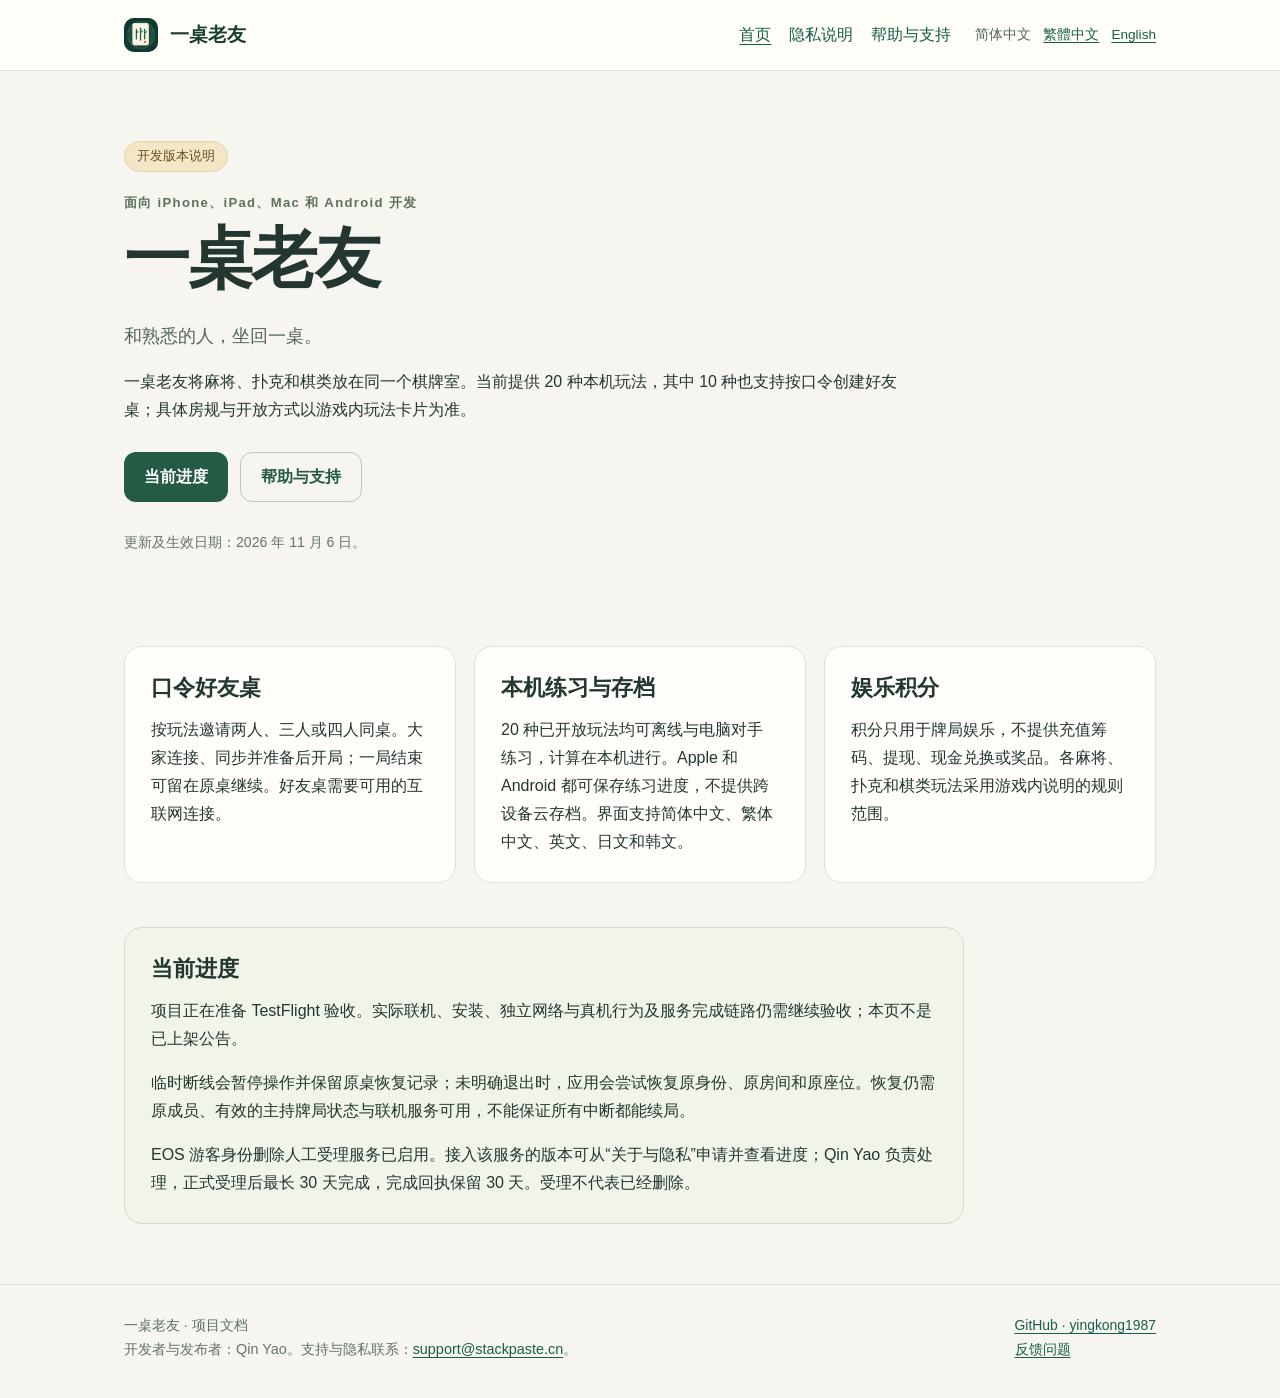
<file: docs/index.html>
<!doctype html>
<html lang="zh-Hans" data-release-status="effective-development-notice">
<head><meta charset="utf-8"><meta name="viewport" content="width=device-width,initial-scale=1"><meta name="description" content="一桌老友 · 首页"><meta name="theme-color" content="#235b44"><link rel="icon" href="assets/app-icon.png"><title>一桌老友 · 首页</title><link rel="stylesheet" href="assets/site.css"></head>
<body><a class="skip" href="#main">跳到正文</a>
<header class="top"><div class="shell"><a class="brand" href="index.html"><img class="mark" src="assets/app-icon.png" alt="" width="34" height="34"><span>一桌老友</span></a><nav aria-label="首页"><a href="index.html" aria-current="page">首页</a><a href="privacy/index.html">隐私说明</a><a href="support/index.html">帮助与支持</a></nav><div class="langs"><a href="index.html" lang="zh-Hans" hreflang="zh-Hans" aria-current="true">简体中文</a><a href="zh-Hant/index.html" lang="zh-Hant" hreflang="zh-Hant">繁體中文</a><a href="en/index.html" lang="en" hreflang="en">English</a></div></div></header>
<main id="main" class="shell">
<section class="hero"><span class="badge">开发版本说明</span><div class="eyebrow">面向 iPhone、iPad、Mac 和 Android 开发</div><h1>一桌老友</h1><p class="lead">和熟悉的人，坐回一桌。</p><p>一桌老友将麻将、扑克和棋类放在同一个棋牌室。当前提供 20 种本机玩法，其中 10 种也支持按口令创建好友桌；具体房规与开放方式以游戏内玩法卡片为准。</p><div class="actions"><a class="button" href="#status">当前进度</a><a class="button alt" href="support/index.html">帮助与支持</a></div><p class="meta">更新及生效日期：2026 年 11 月 6 日。</p></section>
<div class="grid"><section class="card"><h2>口令好友桌</h2><p>按玩法邀请两人、三人或四人同桌。大家连接、同步并准备后开局；一局结束可留在原桌继续。好友桌需要可用的互联网连接。</p></section><section class="card"><h2>本机练习与存档</h2><p>20 种已开放玩法均可离线与电脑对手练习，计算在本机进行。Apple 和 Android 都可保存练习进度，不提供跨设备云存档。界面支持简体中文、繁体中文、英文、日文和韩文。</p></section><section class="card"><h2>娱乐积分</h2><p>积分只用于牌局娱乐，不提供充值筹码、提现、现金兑换或奖品。各麻将、扑克和棋类玩法采用游戏内说明的规则范围。</p></section></div>
<section id="status" class="article notice"><h2>当前进度</h2><p>项目正在准备 TestFlight 验收。实际联机、安装、独立网络与真机行为及服务完成链路仍需继续验收；本页不是已上架公告。</p><p>临时断线会暂停操作并保留原桌恢复记录；未明确退出时，应用会尝试恢复原身份、原房间和原座位。恢复仍需原成员、有效的主持牌局状态与联机服务可用，不能保证所有中断都能续局。</p><p>EOS 游客身份删除人工受理服务已启用。接入该服务的版本可从“关于与隐私”申请并查看进度；Qin Yao 负责处理，正式受理后最长 30 天完成，完成回执保留 30 天。受理不代表已经删除。</p></section>
</main>
<footer><div class="shell"><p>一桌老友 · 项目文档<br><span class="fine">开发者与发布者：Qin Yao。支持与隐私联系：<a href="mailto:support@stackpaste.cn">support@stackpaste.cn</a>。</span></p><p><a href="https://github.com/yingkong1987">GitHub · yingkong1987</a><br><a href="https://github.com/yingkong1987/laoyou-docs/issues">反馈问题</a></p></div></footer>
</body></html>
</file>
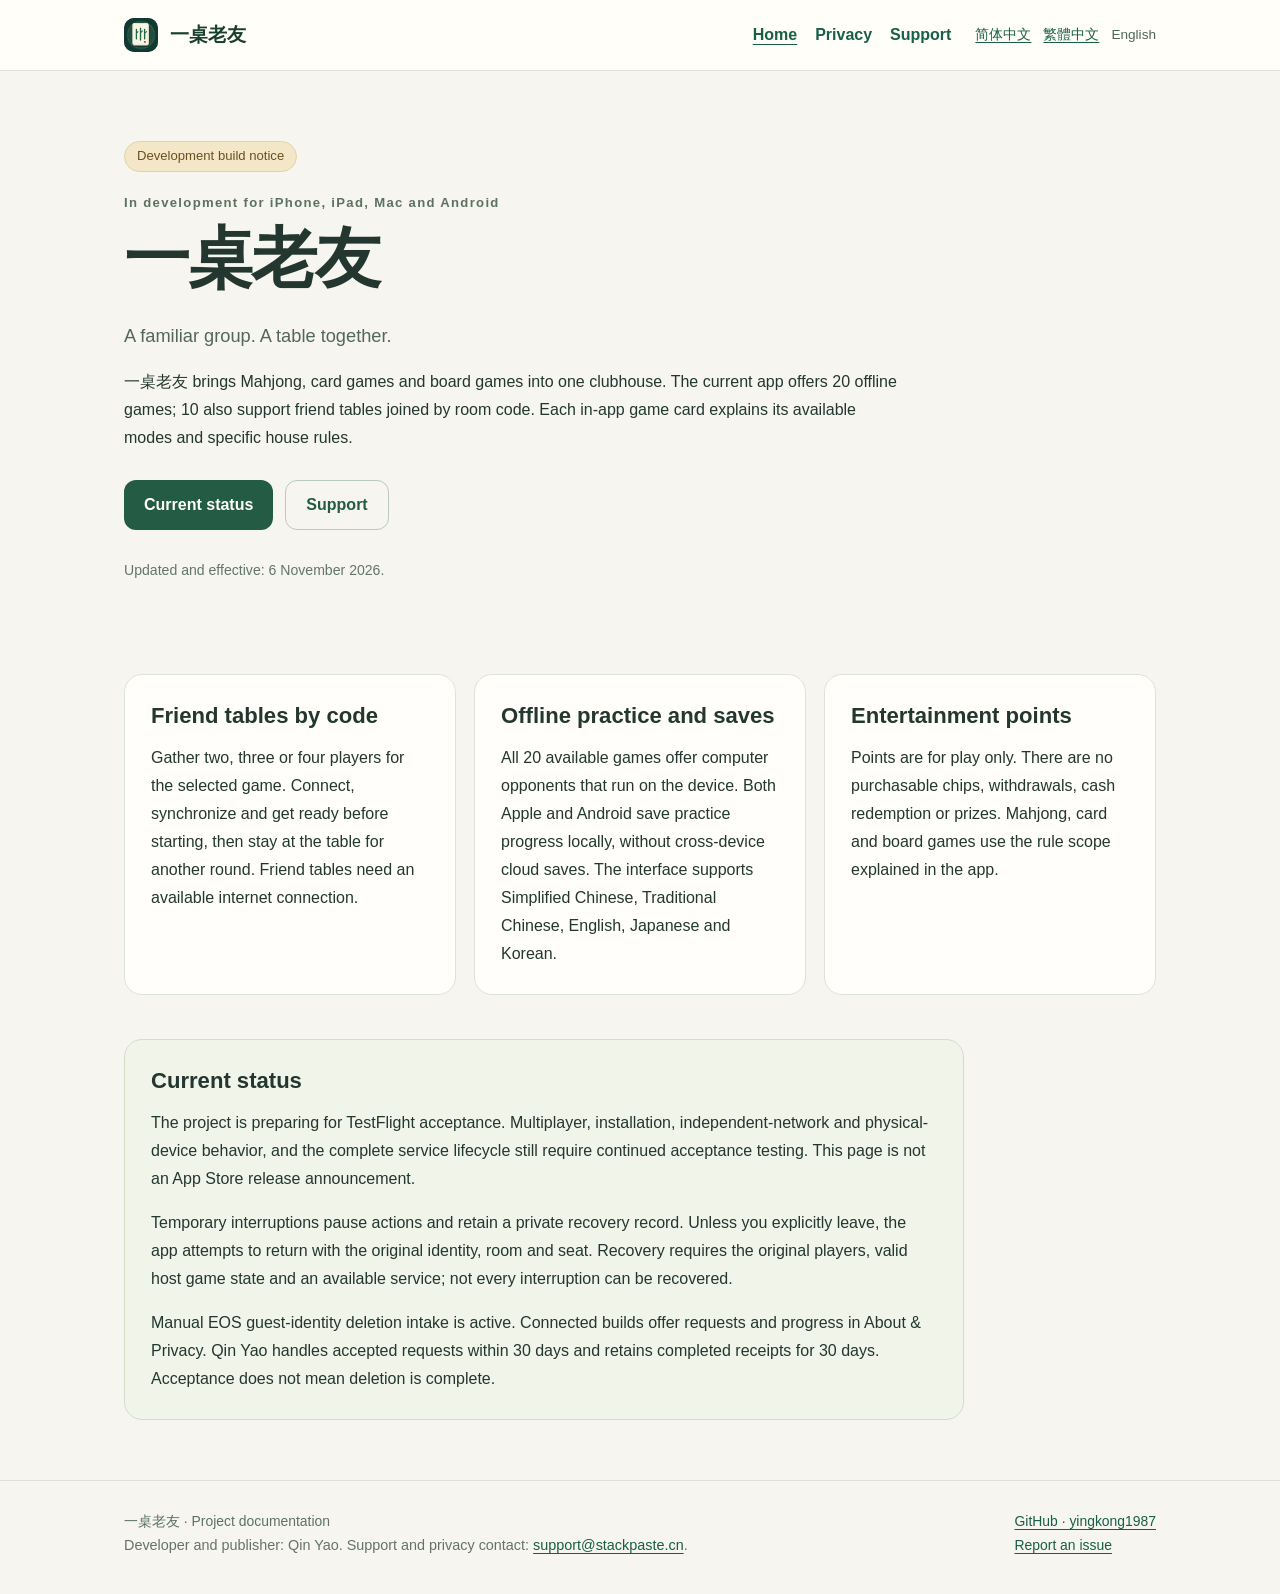
<file: docs/en/index.html>
<!doctype html>
<html lang="en" data-release-status="effective-development-notice">
<head><meta charset="utf-8"><meta name="viewport" content="width=device-width,initial-scale=1"><meta name="description" content="一桌老友 · Home"><meta name="theme-color" content="#235b44"><link rel="icon" href="../assets/app-icon.png"><title>一桌老友 · Home</title><link rel="stylesheet" href="../assets/site.css"></head>
<body><a class="skip" href="#main">Skip to content</a>
<header class="top"><div class="shell"><a class="brand" href="index.html"><img class="mark" src="../assets/app-icon.png" alt="" width="34" height="34"><span>一桌老友</span></a><nav aria-label="Home"><a href="index.html" aria-current="page">Home</a><a href="privacy/index.html">Privacy</a><a href="support/index.html">Support</a></nav><div class="langs"><a href="../index.html" lang="zh-Hans" hreflang="zh-Hans">简体中文</a><a href="../zh-Hant/index.html" lang="zh-Hant" hreflang="zh-Hant">繁體中文</a><a href="index.html" lang="en" hreflang="en" aria-current="true">English</a></div></div></header>
<main id="main" class="shell">
<section class="hero"><span class="badge">Development build notice</span><div class="eyebrow">In development for iPhone, iPad, Mac and Android</div><h1>一桌老友</h1><p class="lead">A familiar group. A table together.</p><p>一桌老友 brings Mahjong, card games and board games into one clubhouse. The current app offers 20 offline games; 10 also support friend tables joined by room code. Each in-app game card explains its available modes and specific house rules.</p><div class="actions"><a class="button" href="#status">Current status</a><a class="button alt" href="support/index.html">Support</a></div><p class="meta">Updated and effective: 6 November 2026.</p></section>
<div class="grid"><section class="card"><h2>Friend tables by code</h2><p>Gather two, three or four players for the selected game. Connect, synchronize and get ready before starting, then stay at the table for another round. Friend tables need an available internet connection.</p></section><section class="card"><h2>Offline practice and saves</h2><p>All 20 available games offer computer opponents that run on the device. Both Apple and Android save practice progress locally, without cross-device cloud saves. The interface supports Simplified Chinese, Traditional Chinese, English, Japanese and Korean.</p></section><section class="card"><h2>Entertainment points</h2><p>Points are for play only. There are no purchasable chips, withdrawals, cash redemption or prizes. Mahjong, card and board games use the rule scope explained in the app.</p></section></div>
<section id="status" class="article notice"><h2>Current status</h2><p>The project is preparing for TestFlight acceptance. Multiplayer, installation, independent-network and physical-device behavior, and the complete service lifecycle still require continued acceptance testing. This page is not an App Store release announcement.</p><p>Temporary interruptions pause actions and retain a private recovery record. Unless you explicitly leave, the app attempts to return with the original identity, room and seat. Recovery requires the original players, valid host game state and an available service; not every interruption can be recovered.</p><p>Manual EOS guest-identity deletion intake is active. Connected builds offer requests and progress in About & Privacy. Qin Yao handles accepted requests within 30 days and retains completed receipts for 30 days. Acceptance does not mean deletion is complete.</p></section>
</main>
<footer><div class="shell"><p>一桌老友 · Project documentation<br><span class="fine">Developer and publisher: Qin Yao. Support and privacy contact: <a href="mailto:support@stackpaste.cn">support@stackpaste.cn</a>.</span></p><p><a href="https://github.com/yingkong1987">GitHub · yingkong1987</a><br><a href="https://github.com/yingkong1987/laoyou-docs/issues">Report an issue</a></p></div></footer>
</body></html>
</file>
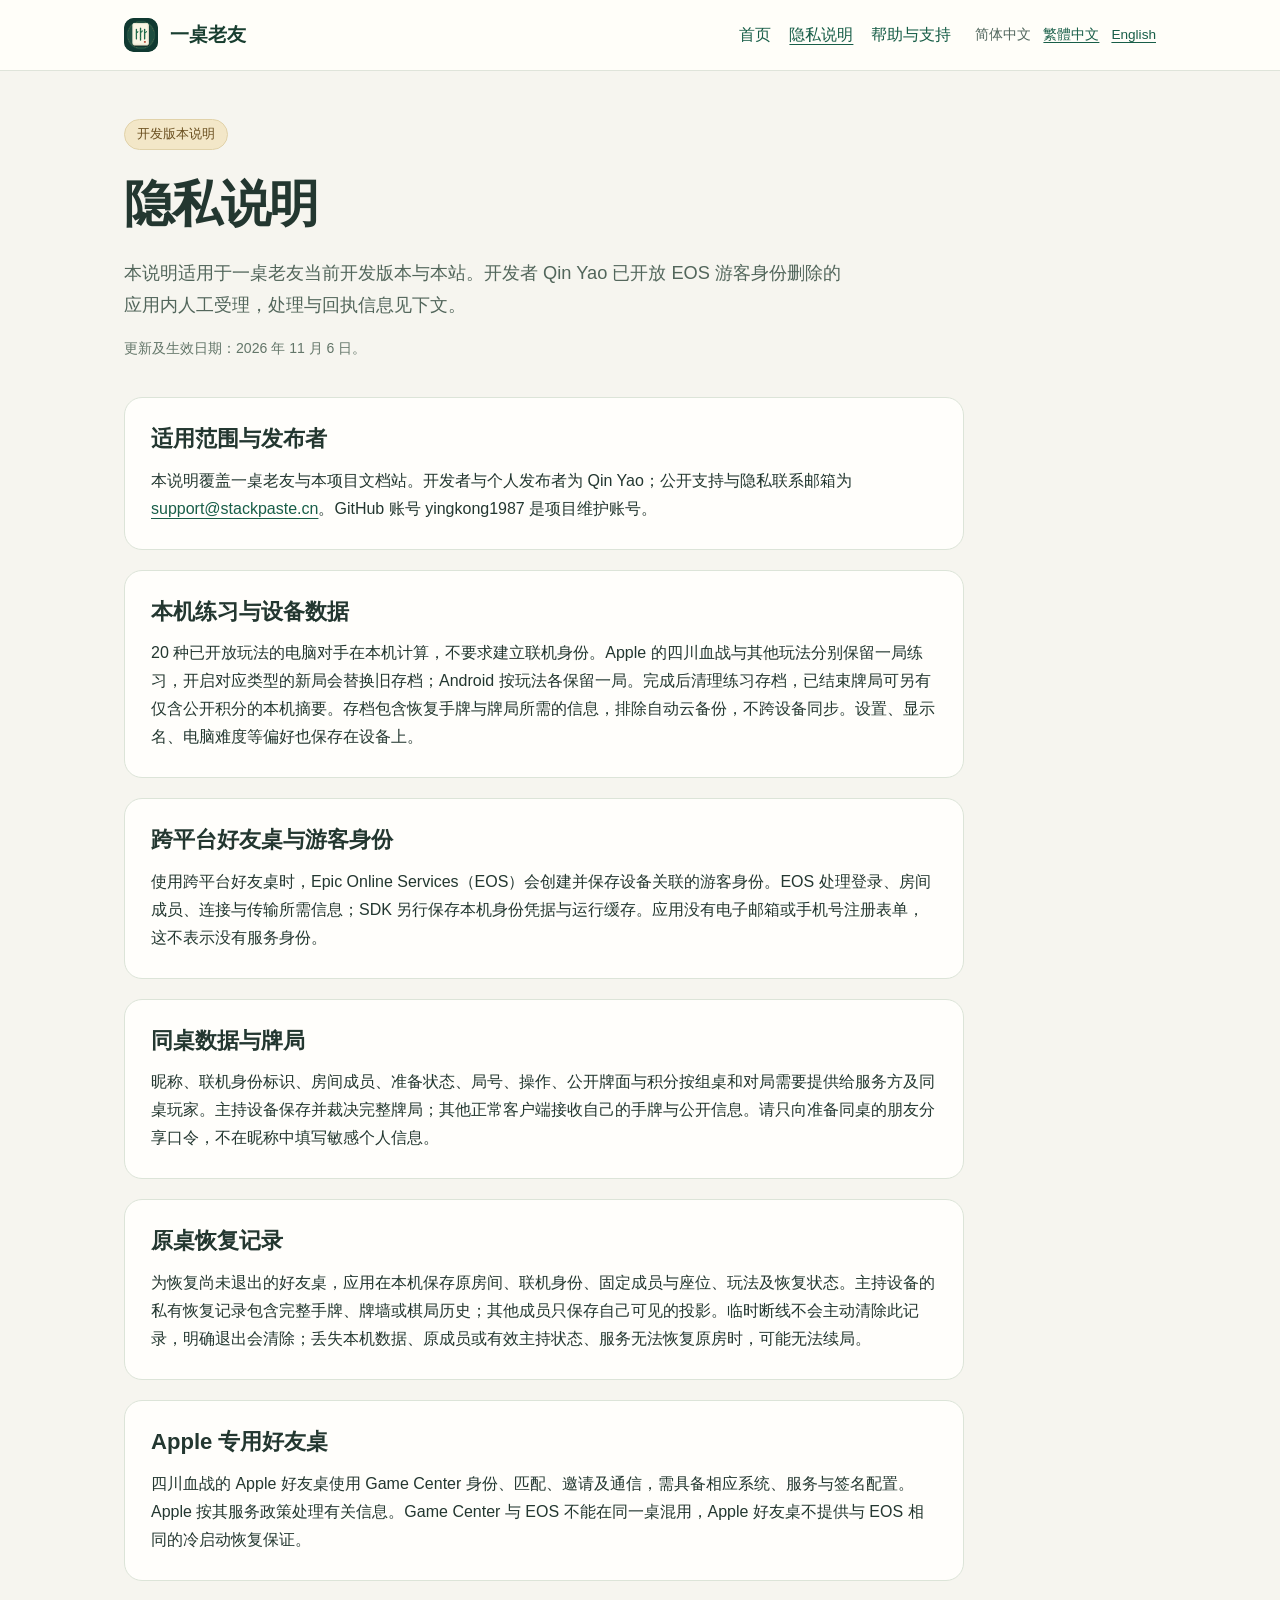
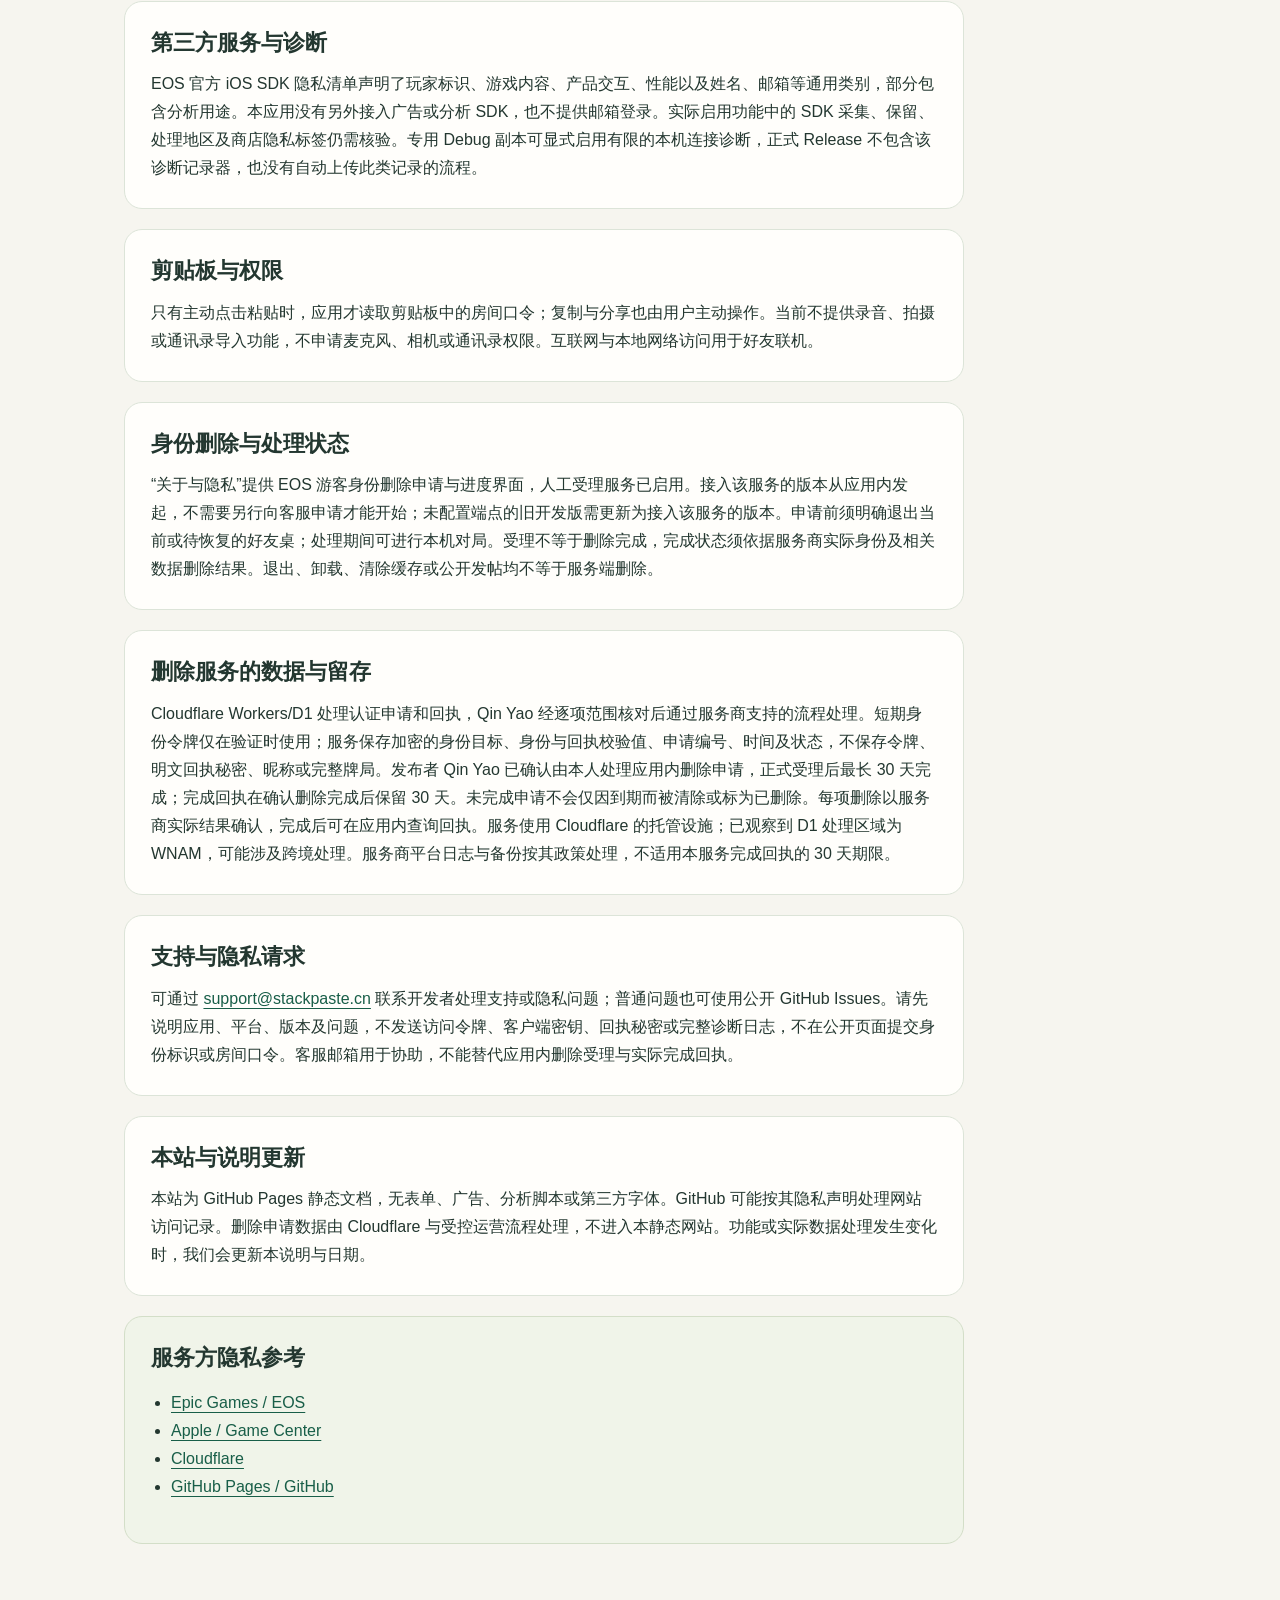
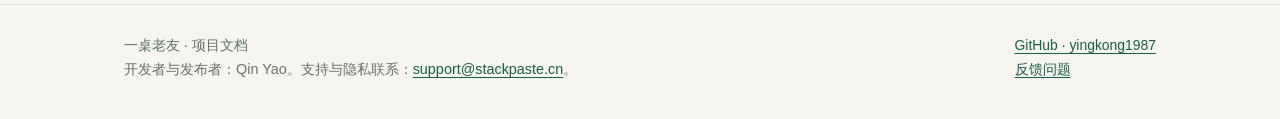
<file: docs/privacy/index.html>
<!doctype html>
<html lang="zh-Hans" data-release-status="effective-development-notice">
<head><meta charset="utf-8"><meta name="viewport" content="width=device-width,initial-scale=1"><meta name="description" content="一桌老友 · 隐私说明"><meta name="theme-color" content="#235b44"><link rel="icon" href="../assets/app-icon.png"><title>一桌老友 · 隐私说明</title><link rel="stylesheet" href="../assets/site.css"></head>
<body><a class="skip" href="#main">跳到正文</a>
<header class="top"><div class="shell"><a class="brand" href="../index.html"><img class="mark" src="../assets/app-icon.png" alt="" width="34" height="34"><span>一桌老友</span></a><nav aria-label="首页"><a href="../index.html">首页</a><a href="index.html" aria-current="page">隐私说明</a><a href="../support/index.html">帮助与支持</a></nav><div class="langs"><a href="index.html" lang="zh-Hans" hreflang="zh-Hans" aria-current="true">简体中文</a><a href="../zh-Hant/privacy/index.html" lang="zh-Hant" hreflang="zh-Hant">繁體中文</a><a href="../en/privacy/index.html" lang="en" hreflang="en">English</a></div></div></header>
<main id="main" class="shell">
<section class="pagehead"><span class="badge">开发版本说明</span><h1>隐私说明</h1><p class="lead">本说明适用于一桌老友当前开发版本与本站。开发者 Qin Yao 已开放 EOS 游客身份删除的应用内人工受理，处理与回执信息见下文。</p><p class="meta">更新及生效日期：2026 年 11 月 6 日。</p></section>
<section class="article"><h2>适用范围与发布者</h2><p>本说明覆盖一桌老友与本项目文档站。开发者与个人发布者为 Qin Yao；公开支持与隐私联系邮箱为 <a href="mailto:support@stackpaste.cn">support@stackpaste.cn</a>。GitHub 账号 yingkong1987 是项目维护账号。</p></section>
<section class="article"><h2>本机练习与设备数据</h2><p>20 种已开放玩法的电脑对手在本机计算，不要求建立联机身份。Apple 的四川血战与其他玩法分别保留一局练习，开启对应类型的新局会替换旧存档；Android 按玩法各保留一局。完成后清理练习存档，已结束牌局可另有仅含公开积分的本机摘要。存档包含恢复手牌与牌局所需的信息，排除自动云备份，不跨设备同步。设置、显示名、电脑难度等偏好也保存在设备上。</p></section>
<section class="article"><h2>跨平台好友桌与游客身份</h2><p>使用跨平台好友桌时，Epic Online Services（EOS）会创建并保存设备关联的游客身份。EOS 处理登录、房间成员、连接与传输所需信息；SDK 另行保存本机身份凭据与运行缓存。应用没有电子邮箱或手机号注册表单，这不表示没有服务身份。</p></section>
<section class="article"><h2>同桌数据与牌局</h2><p>昵称、联机身份标识、房间成员、准备状态、局号、操作、公开牌面与积分按组桌和对局需要提供给服务方及同桌玩家。主持设备保存并裁决完整牌局；其他正常客户端接收自己的手牌与公开信息。请只向准备同桌的朋友分享口令，不在昵称中填写敏感个人信息。</p></section>
<section class="article"><h2>原桌恢复记录</h2><p>为恢复尚未退出的好友桌，应用在本机保存原房间、联机身份、固定成员与座位、玩法及恢复状态。主持设备的私有恢复记录包含完整手牌、牌墙或棋局历史；其他成员只保存自己可见的投影。临时断线不会主动清除此记录，明确退出会清除；丢失本机数据、原成员或有效主持状态、服务无法恢复原房时，可能无法续局。</p></section>
<section class="article"><h2>Apple 专用好友桌</h2><p>四川血战的 Apple 好友桌使用 Game Center 身份、匹配、邀请及通信，需具备相应系统、服务与签名配置。Apple 按其服务政策处理有关信息。Game Center 与 EOS 不能在同一桌混用，Apple 好友桌不提供与 EOS 相同的冷启动恢复保证。</p></section>
<section class="article"><h2>第三方服务与诊断</h2><p>EOS 官方 iOS SDK 隐私清单声明了玩家标识、游戏内容、产品交互、性能以及姓名、邮箱等通用类别，部分包含分析用途。本应用没有另外接入广告或分析 SDK，也不提供邮箱登录。实际启用功能中的 SDK 采集、保留、处理地区及商店隐私标签仍需核验。专用 Debug 副本可显式启用有限的本机连接诊断，正式 Release 不包含该诊断记录器，也没有自动上传此类记录的流程。</p></section>
<section class="article"><h2>剪贴板与权限</h2><p>只有主动点击粘贴时，应用才读取剪贴板中的房间口令；复制与分享也由用户主动操作。当前不提供录音、拍摄或通讯录导入功能，不申请麦克风、相机或通讯录权限。互联网与本地网络访问用于好友联机。</p></section>
<section class="article"><h2>身份删除与处理状态</h2><p>“关于与隐私”提供 EOS 游客身份删除申请与进度界面，人工受理服务已启用。接入该服务的版本从应用内发起，不需要另行向客服申请才能开始；未配置端点的旧开发版需更新为接入该服务的版本。申请前须明确退出当前或待恢复的好友桌；处理期间可进行本机对局。受理不等于删除完成，完成状态须依据服务商实际身份及相关数据删除结果。退出、卸载、清除缓存或公开发帖均不等于服务端删除。</p></section>
<section class="article"><h2>删除服务的数据与留存</h2><p>Cloudflare Workers/D1 处理认证申请和回执，Qin Yao 经逐项范围核对后通过服务商支持的流程处理。短期身份令牌仅在验证时使用；服务保存加密的身份目标、身份与回执校验值、申请编号、时间及状态，不保存令牌、明文回执秘密、昵称或完整牌局。发布者 Qin Yao 已确认由本人处理应用内删除申请，正式受理后最长 30 天完成；完成回执在确认删除完成后保留 30 天。未完成申请不会仅因到期而被清除或标为已删除。每项删除以服务商实际结果确认，完成后可在应用内查询回执。服务使用 Cloudflare 的托管设施；已观察到 D1 处理区域为 WNAM，可能涉及跨境处理。服务商平台日志与备份按其政策处理，不适用本服务完成回执的 30 天期限。</p></section>
<section class="article"><h2>支持与隐私请求</h2><p>可通过 <a href="mailto:support@stackpaste.cn">support@stackpaste.cn</a> 联系开发者处理支持或隐私问题；普通问题也可使用公开 GitHub Issues。请先说明应用、平台、版本及问题，不发送访问令牌、客户端密钥、回执秘密或完整诊断日志，不在公开页面提交身份标识或房间口令。客服邮箱用于协助，不能替代应用内删除受理与实际完成回执。</p></section>
<section class="article"><h2>本站与说明更新</h2><p>本站为 GitHub Pages 静态文档，无表单、广告、分析脚本或第三方字体。GitHub 可能按其隐私声明处理网站访问记录。删除申请数据由 Cloudflare 与受控运营流程处理，不进入本静态网站。功能或实际数据处理发生变化时，我们会更新本说明与日期。</p></section>
<section class="article notice"><h2>服务方隐私参考</h2><ul><li><a href="https://www.epicgames.com/site/en-US/privacypolicy">Epic Games / EOS</a></li><li><a href="https://www.apple.com/legal/privacy/">Apple / Game Center</a></li><li><a href="https://www.cloudflare.com/privacypolicy/">Cloudflare</a></li><li><a href="https://docs.github.com/en/site-policy/privacy-policies/github-general-privacy-statement">GitHub Pages / GitHub</a></li></ul></section>
</main>
<footer><div class="shell"><p>一桌老友 · 项目文档<br><span class="fine">开发者与发布者：Qin Yao。支持与隐私联系：<a href="mailto:support@stackpaste.cn">support@stackpaste.cn</a>。</span></p><p><a href="https://github.com/yingkong1987">GitHub · yingkong1987</a><br><a href="https://github.com/yingkong1987/laoyou-docs/issues">反馈问题</a></p></div></footer>
</body></html>
</file>
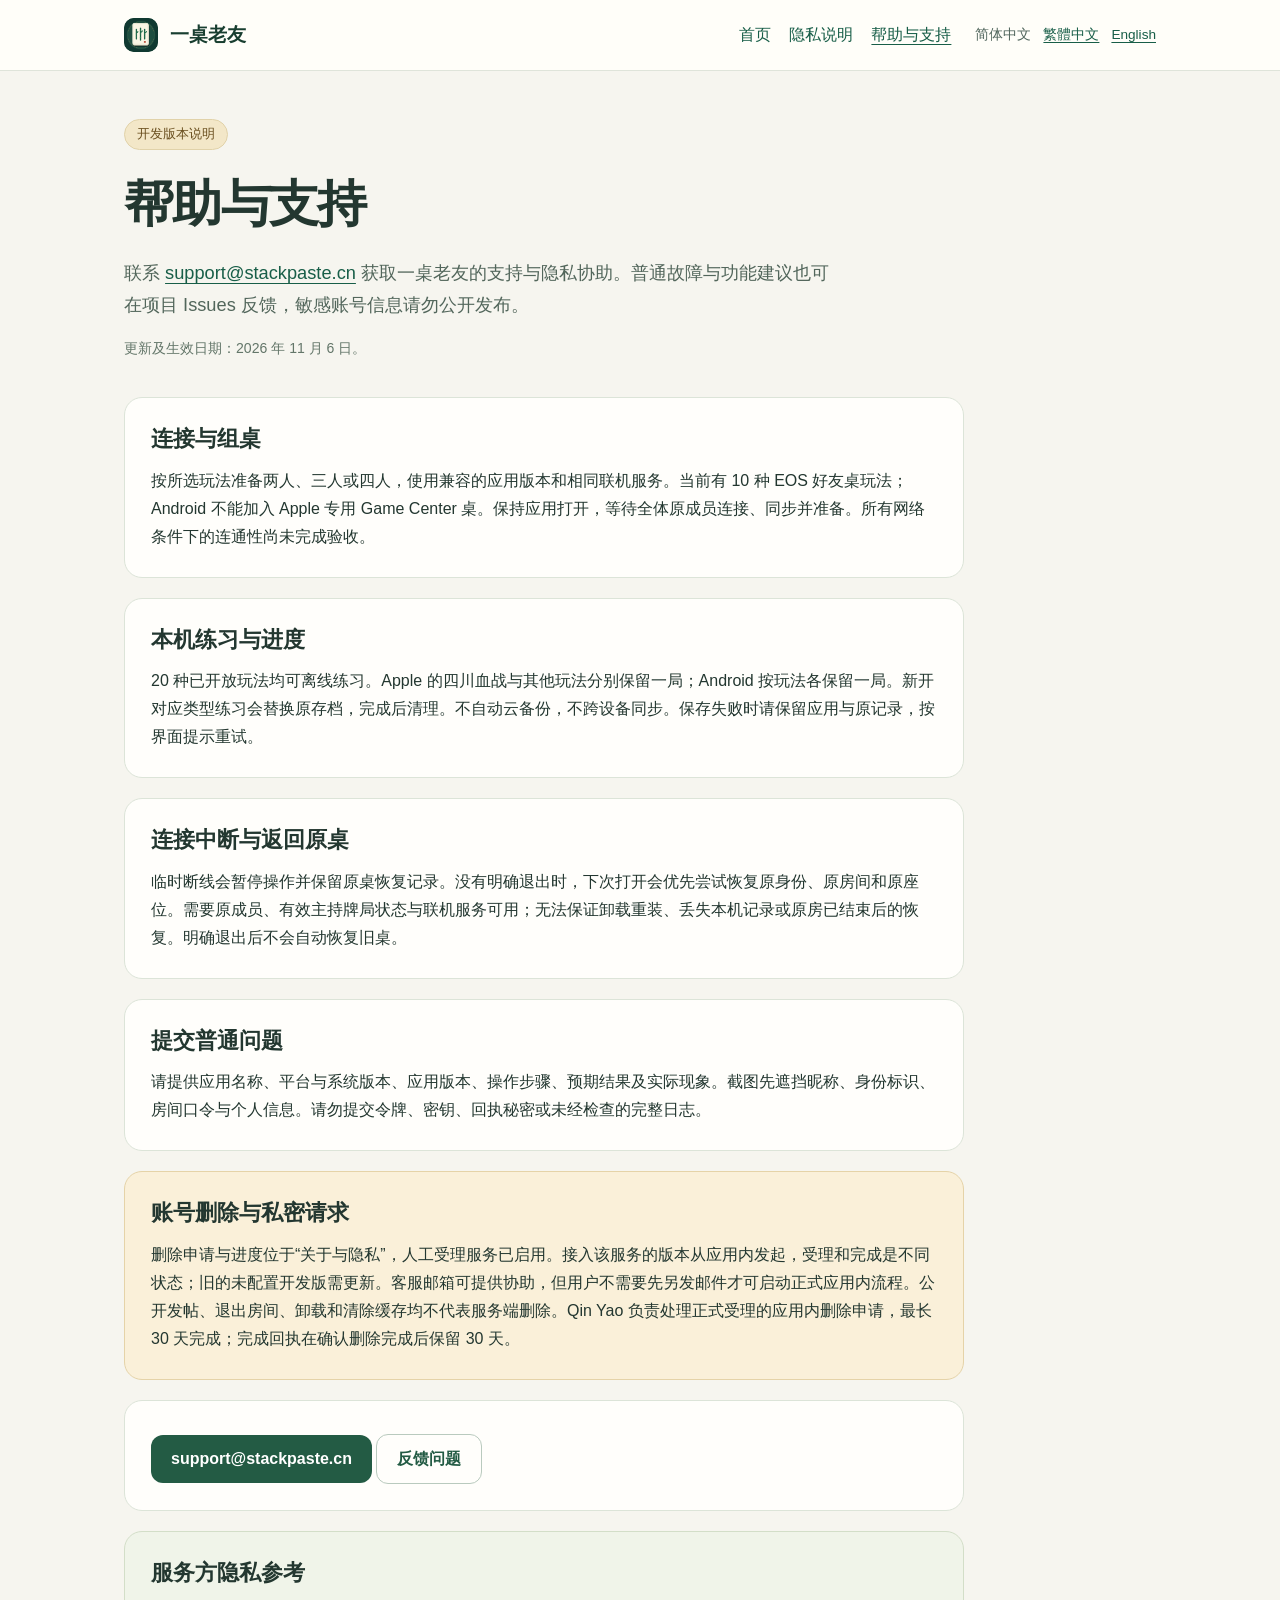
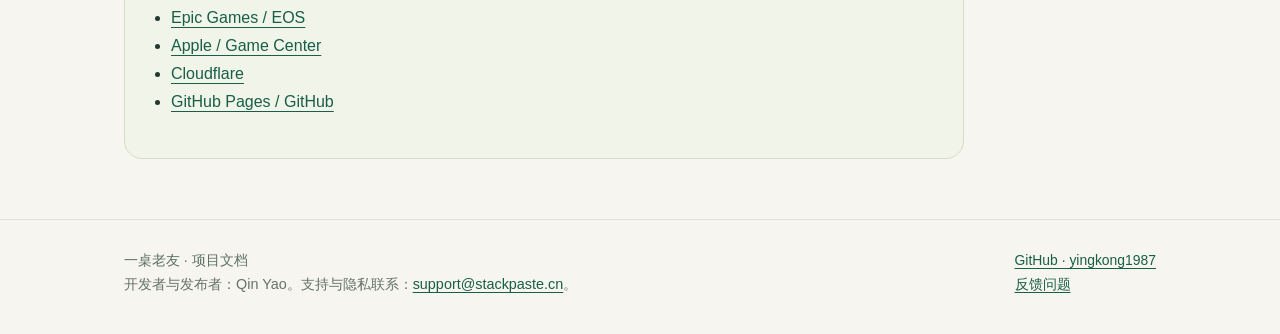
<file: docs/support/index.html>
<!doctype html>
<html lang="zh-Hans" data-release-status="effective-development-notice">
<head><meta charset="utf-8"><meta name="viewport" content="width=device-width,initial-scale=1"><meta name="description" content="一桌老友 · 帮助与支持"><meta name="theme-color" content="#235b44"><link rel="icon" href="../assets/app-icon.png"><title>一桌老友 · 帮助与支持</title><link rel="stylesheet" href="../assets/site.css"></head>
<body><a class="skip" href="#main">跳到正文</a>
<header class="top"><div class="shell"><a class="brand" href="../index.html"><img class="mark" src="../assets/app-icon.png" alt="" width="34" height="34"><span>一桌老友</span></a><nav aria-label="首页"><a href="../index.html">首页</a><a href="../privacy/index.html">隐私说明</a><a href="index.html" aria-current="page">帮助与支持</a></nav><div class="langs"><a href="index.html" lang="zh-Hans" hreflang="zh-Hans" aria-current="true">简体中文</a><a href="../zh-Hant/support/index.html" lang="zh-Hant" hreflang="zh-Hant">繁體中文</a><a href="../en/support/index.html" lang="en" hreflang="en">English</a></div></div></header>
<main id="main" class="shell">
<section class="pagehead"><span class="badge">开发版本说明</span><h1>帮助与支持</h1><p class="lead">联系 <a href="mailto:support@stackpaste.cn">support@stackpaste.cn</a> 获取一桌老友的支持与隐私协助。普通故障与功能建议也可在项目 Issues 反馈，敏感账号信息请勿公开发布。</p><p class="meta">更新及生效日期：2026 年 11 月 6 日。</p></section>
<section class="article"><h2>连接与组桌</h2><p>按所选玩法准备两人、三人或四人，使用兼容的应用版本和相同联机服务。当前有 10 种 EOS 好友桌玩法；Android 不能加入 Apple 专用 Game Center 桌。保持应用打开，等待全体原成员连接、同步并准备。所有网络条件下的连通性尚未完成验收。</p></section>
<section class="article"><h2>本机练习与进度</h2><p>20 种已开放玩法均可离线练习。Apple 的四川血战与其他玩法分别保留一局；Android 按玩法各保留一局。新开对应类型练习会替换原存档，完成后清理。不自动云备份，不跨设备同步。保存失败时请保留应用与原记录，按界面提示重试。</p></section>
<section class="article"><h2>连接中断与返回原桌</h2><p>临时断线会暂停操作并保留原桌恢复记录。没有明确退出时，下次打开会优先尝试恢复原身份、原房间和原座位。需要原成员、有效主持牌局状态与联机服务可用；无法保证卸载重装、丢失本机记录或原房已结束后的恢复。明确退出后不会自动恢复旧桌。</p></section>
<section class="article"><h2>提交普通问题</h2><p>请提供应用名称、平台与系统版本、应用版本、操作步骤、预期结果及实际现象。截图先遮挡昵称、身份标识、房间口令与个人信息。请勿提交令牌、密钥、回执秘密或未经检查的完整日志。</p></section>
<section class="article important"><h2>账号删除与私密请求</h2><p>删除申请与进度位于“关于与隐私”，人工受理服务已启用。接入该服务的版本从应用内发起，受理和完成是不同状态；旧的未配置开发版需更新。客服邮箱可提供协助，但用户不需要先另发邮件才可启动正式应用内流程。公开发帖、退出房间、卸载和清除缓存均不代表服务端删除。Qin Yao 负责处理正式受理的应用内删除申请，最长 30 天完成；完成回执在确认删除完成后保留 30 天。</p></section>
<section class="article"><p><a class="button" href="mailto:support@stackpaste.cn">support@stackpaste.cn</a> <a class="button alt" href="https://github.com/yingkong1987/laoyou-docs/issues">反馈问题</a></p></section>
<section class="article notice"><h2>服务方隐私参考</h2><ul><li><a href="https://www.epicgames.com/site/en-US/privacypolicy">Epic Games / EOS</a></li><li><a href="https://www.apple.com/legal/privacy/">Apple / Game Center</a></li><li><a href="https://www.cloudflare.com/privacypolicy/">Cloudflare</a></li><li><a href="https://docs.github.com/en/site-policy/privacy-policies/github-general-privacy-statement">GitHub Pages / GitHub</a></li></ul></section>
</main>
<footer><div class="shell"><p>一桌老友 · 项目文档<br><span class="fine">开发者与发布者：Qin Yao。支持与隐私联系：<a href="mailto:support@stackpaste.cn">support@stackpaste.cn</a>。</span></p><p><a href="https://github.com/yingkong1987">GitHub · yingkong1987</a><br><a href="https://github.com/yingkong1987/laoyou-docs/issues">反馈问题</a></p></div></footer>
</body></html>
</file>
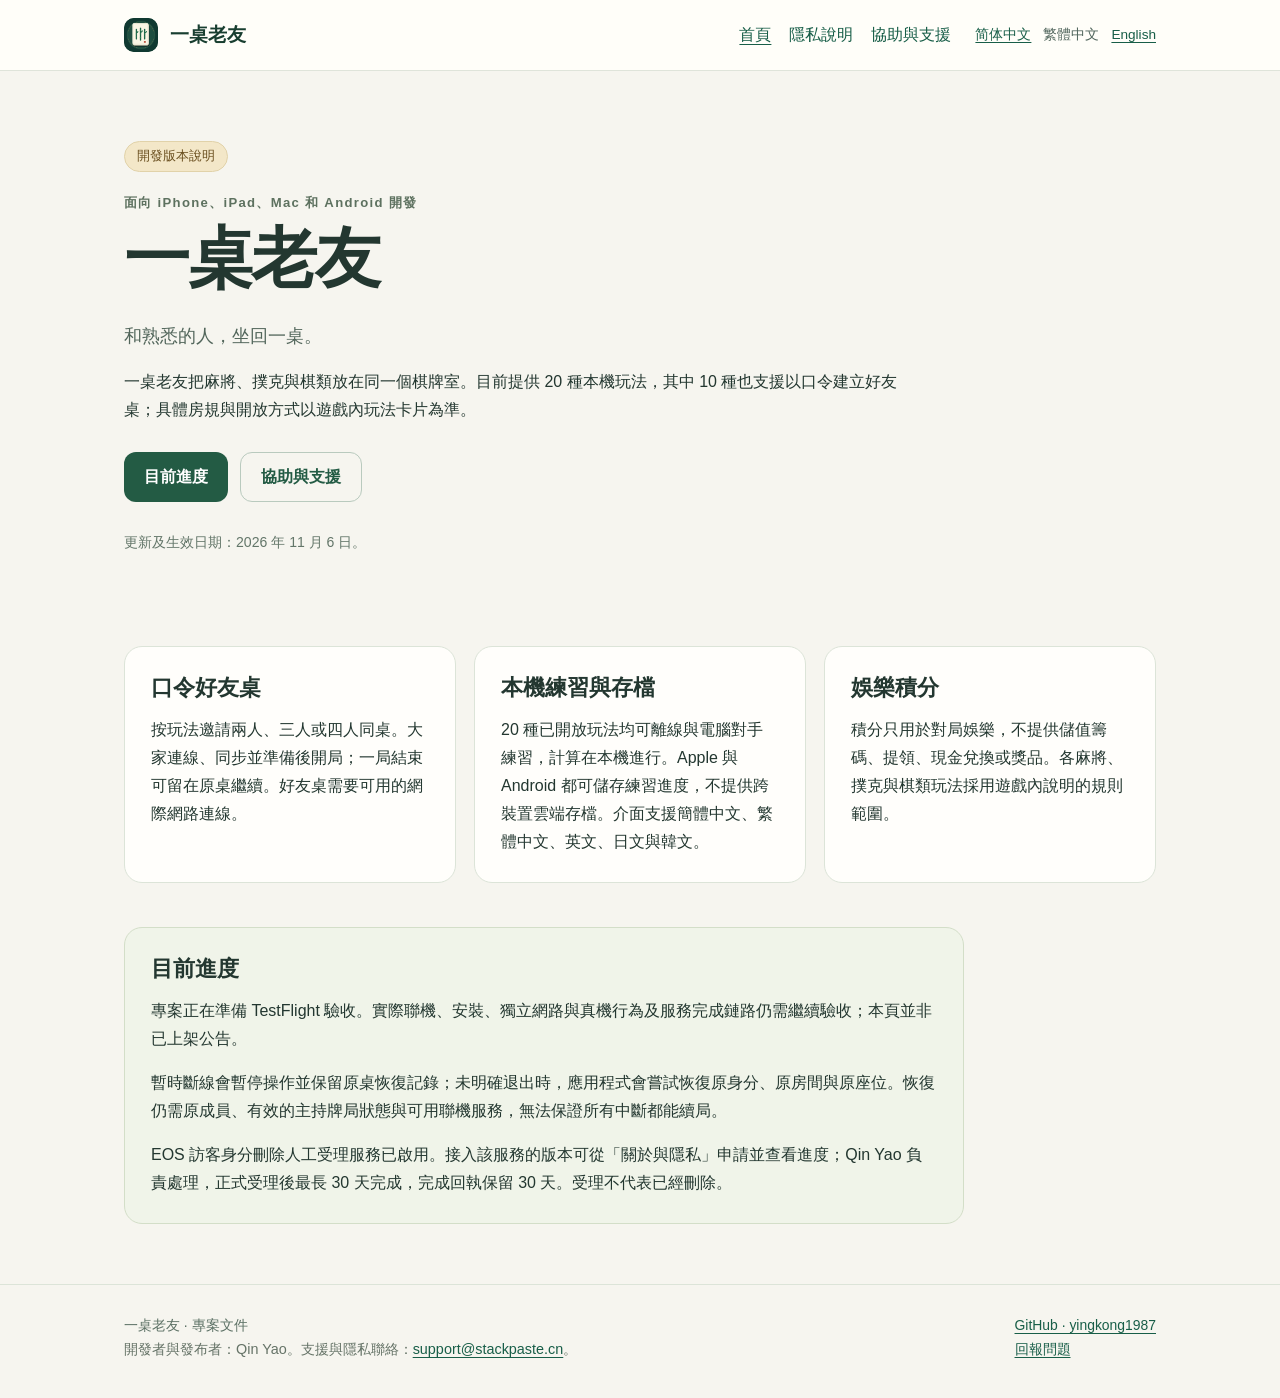
<file: docs/zh-Hant/index.html>
<!doctype html>
<html lang="zh-Hant" data-release-status="effective-development-notice">
<head><meta charset="utf-8"><meta name="viewport" content="width=device-width,initial-scale=1"><meta name="description" content="一桌老友 · 首頁"><meta name="theme-color" content="#235b44"><link rel="icon" href="../assets/app-icon.png"><title>一桌老友 · 首頁</title><link rel="stylesheet" href="../assets/site.css"></head>
<body><a class="skip" href="#main">跳至正文</a>
<header class="top"><div class="shell"><a class="brand" href="index.html"><img class="mark" src="../assets/app-icon.png" alt="" width="34" height="34"><span>一桌老友</span></a><nav aria-label="首頁"><a href="index.html" aria-current="page">首頁</a><a href="privacy/index.html">隱私說明</a><a href="support/index.html">協助與支援</a></nav><div class="langs"><a href="../index.html" lang="zh-Hans" hreflang="zh-Hans">简体中文</a><a href="index.html" lang="zh-Hant" hreflang="zh-Hant" aria-current="true">繁體中文</a><a href="../en/index.html" lang="en" hreflang="en">English</a></div></div></header>
<main id="main" class="shell">
<section class="hero"><span class="badge">開發版本說明</span><div class="eyebrow">面向 iPhone、iPad、Mac 和 Android 開發</div><h1>一桌老友</h1><p class="lead">和熟悉的人，坐回一桌。</p><p>一桌老友把麻將、撲克與棋類放在同一個棋牌室。目前提供 20 種本機玩法，其中 10 種也支援以口令建立好友桌；具體房規與開放方式以遊戲內玩法卡片為準。</p><div class="actions"><a class="button" href="#status">目前進度</a><a class="button alt" href="support/index.html">協助與支援</a></div><p class="meta">更新及生效日期：2026 年 11 月 6 日。</p></section>
<div class="grid"><section class="card"><h2>口令好友桌</h2><p>按玩法邀請兩人、三人或四人同桌。大家連線、同步並準備後開局；一局結束可留在原桌繼續。好友桌需要可用的網際網路連線。</p></section><section class="card"><h2>本機練習與存檔</h2><p>20 種已開放玩法均可離線與電腦對手練習，計算在本機進行。Apple 與 Android 都可儲存練習進度，不提供跨裝置雲端存檔。介面支援簡體中文、繁體中文、英文、日文與韓文。</p></section><section class="card"><h2>娛樂積分</h2><p>積分只用於對局娛樂，不提供儲值籌碼、提領、現金兌換或獎品。各麻將、撲克與棋類玩法採用遊戲內說明的規則範圍。</p></section></div>
<section id="status" class="article notice"><h2>目前進度</h2><p>專案正在準備 TestFlight 驗收。實際聯機、安裝、獨立網路與真機行為及服務完成鏈路仍需繼續驗收；本頁並非已上架公告。</p><p>暫時斷線會暫停操作並保留原桌恢復記錄；未明確退出時，應用程式會嘗試恢復原身分、原房間與原座位。恢復仍需原成員、有效的主持牌局狀態與可用聯機服務，無法保證所有中斷都能續局。</p><p>EOS 訪客身分刪除人工受理服務已啟用。接入該服務的版本可從「關於與隱私」申請並查看進度；Qin Yao 負責處理，正式受理後最長 30 天完成，完成回執保留 30 天。受理不代表已經刪除。</p></section>
</main>
<footer><div class="shell"><p>一桌老友 · 專案文件<br><span class="fine">開發者與發布者：Qin Yao。支援與隱私聯絡：<a href="mailto:support@stackpaste.cn">support@stackpaste.cn</a>。</span></p><p><a href="https://github.com/yingkong1987">GitHub · yingkong1987</a><br><a href="https://github.com/yingkong1987/laoyou-docs/issues">回報問題</a></p></div></footer>
</body></html>
</file>
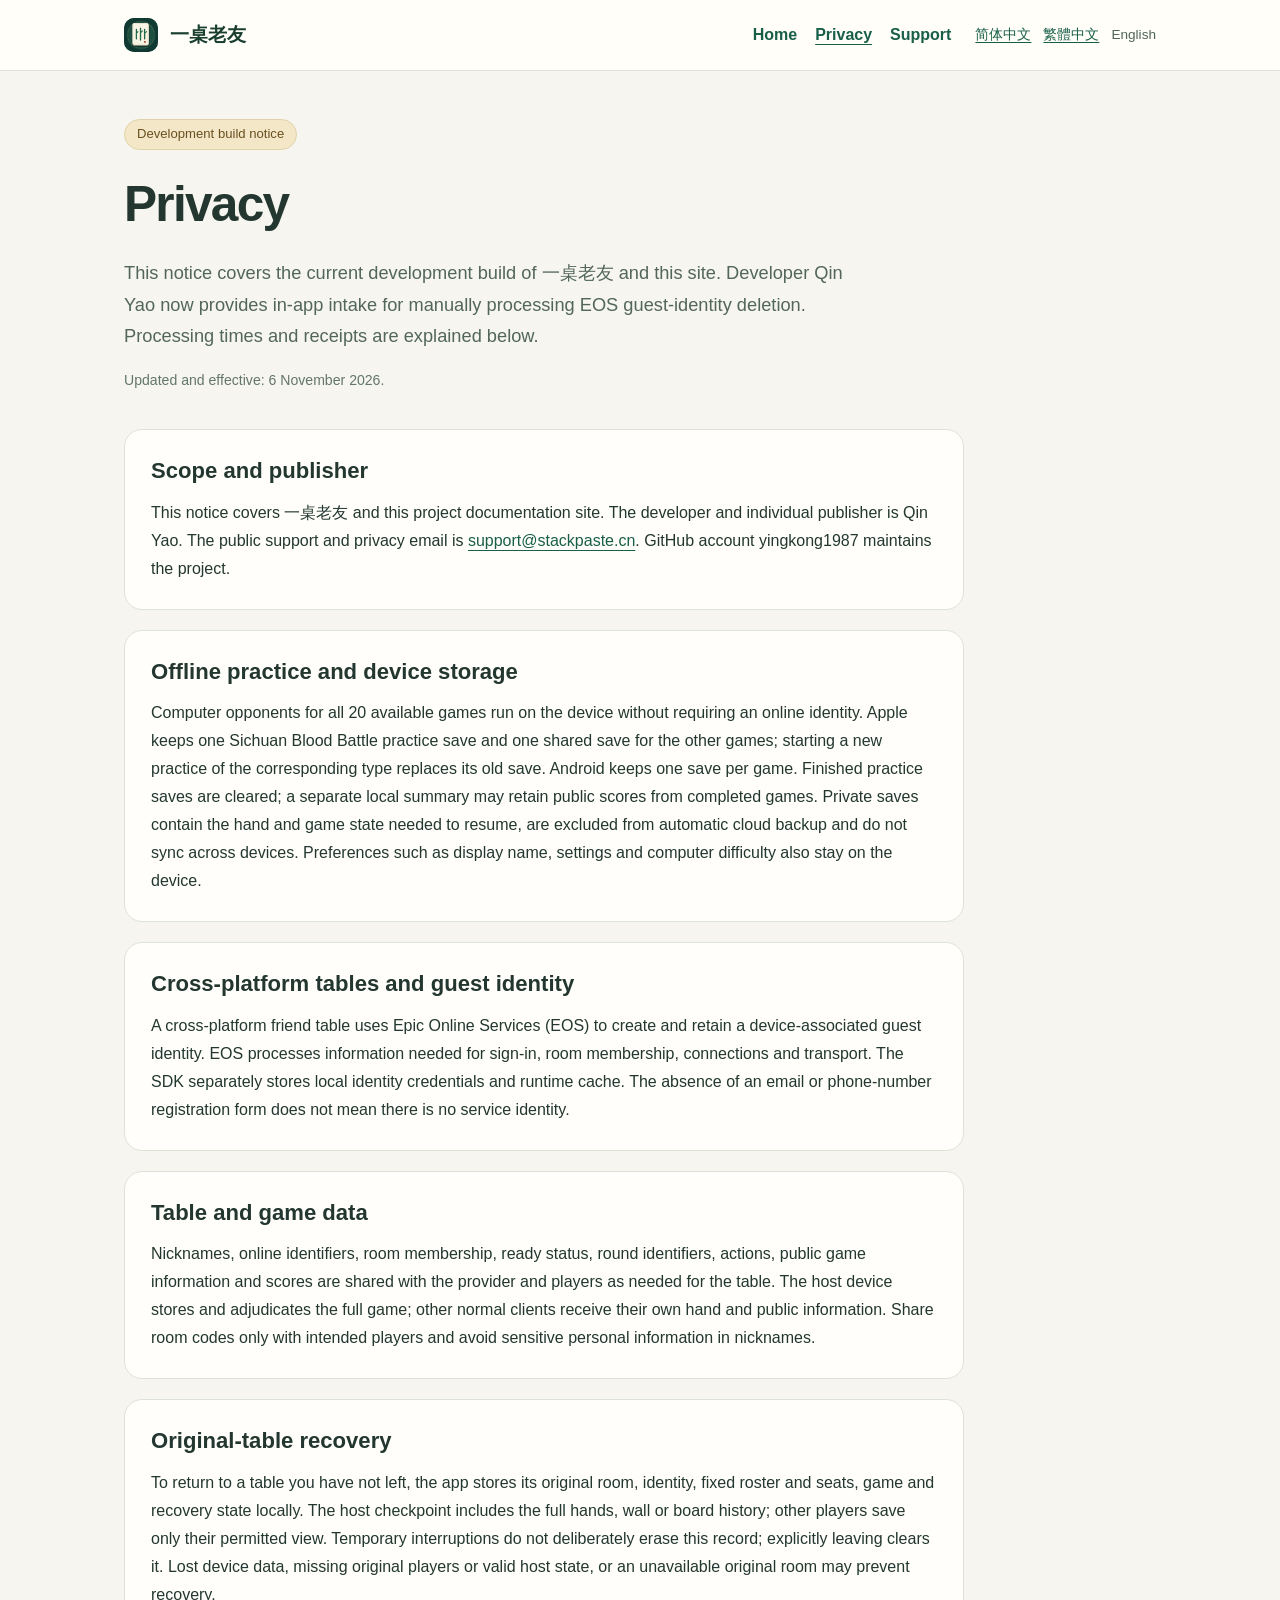
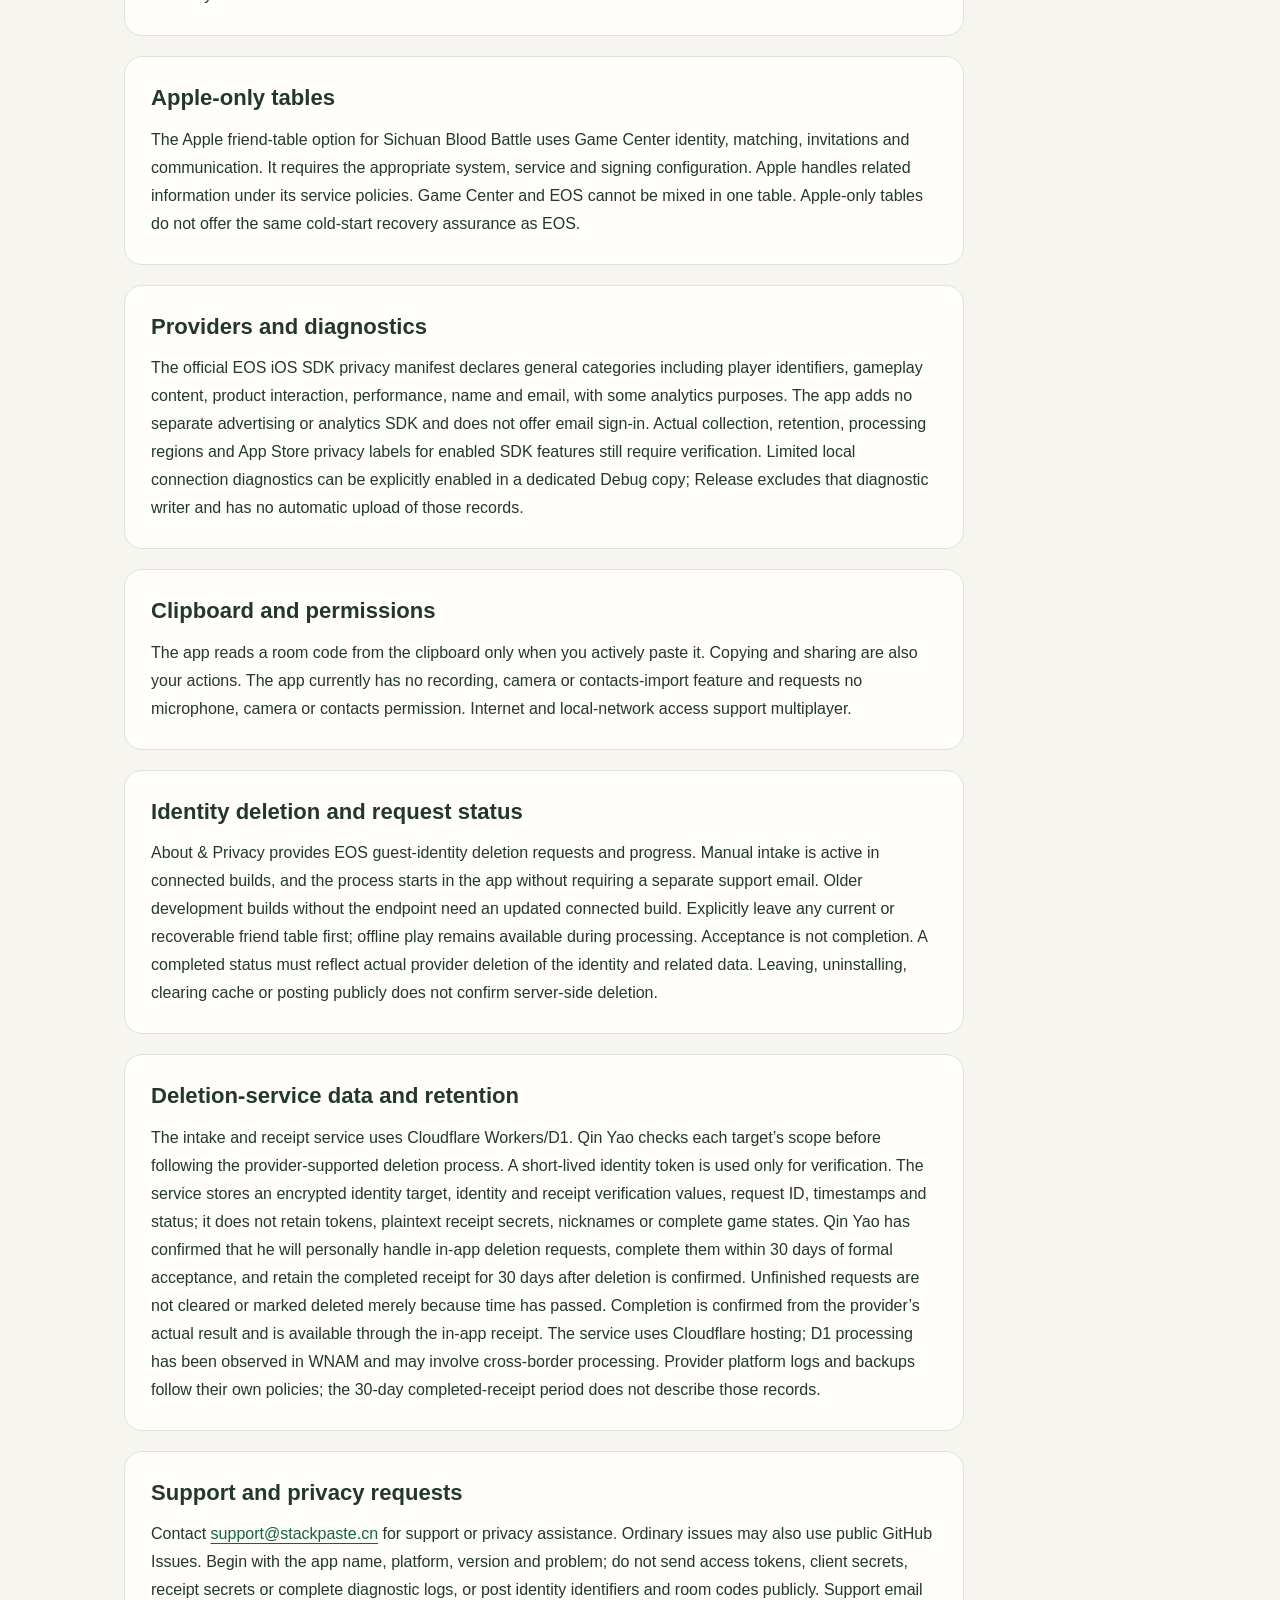
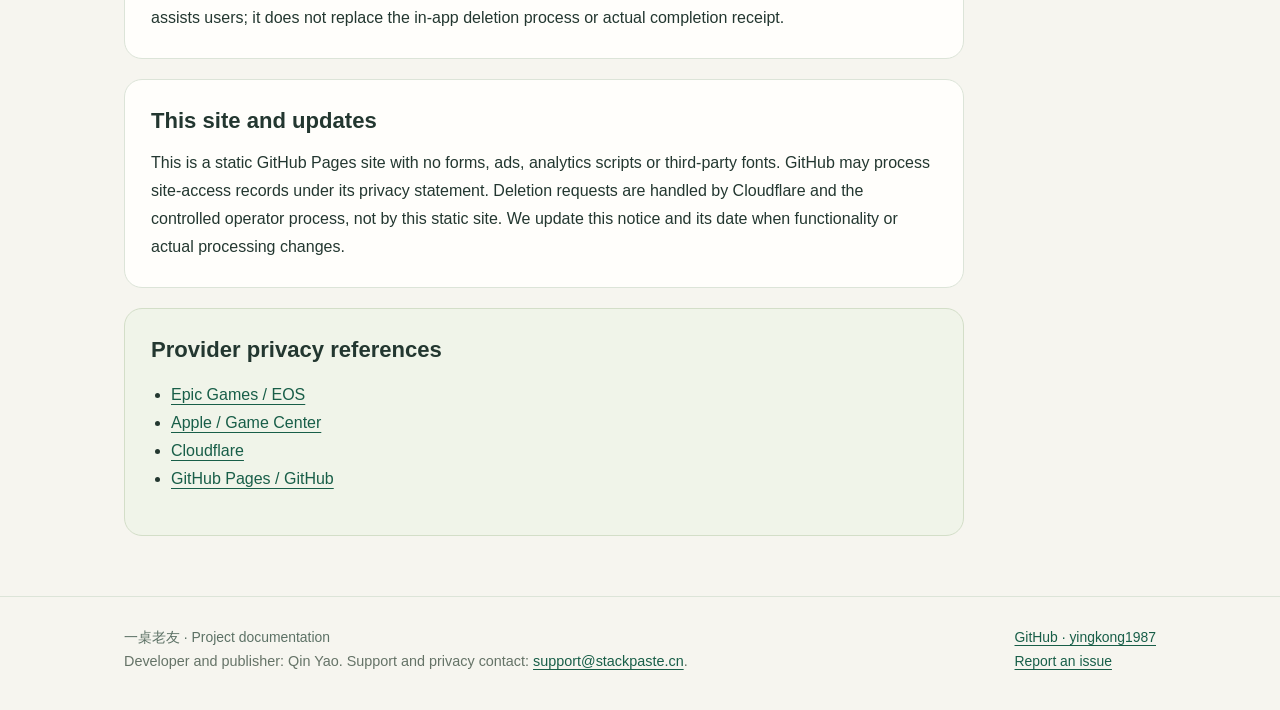
<file: docs/en/privacy/index.html>
<!doctype html>
<html lang="en" data-release-status="effective-development-notice">
<head><meta charset="utf-8"><meta name="viewport" content="width=device-width,initial-scale=1"><meta name="description" content="一桌老友 · Privacy"><meta name="theme-color" content="#235b44"><link rel="icon" href="../../assets/app-icon.png"><title>一桌老友 · Privacy</title><link rel="stylesheet" href="../../assets/site.css"></head>
<body><a class="skip" href="#main">Skip to content</a>
<header class="top"><div class="shell"><a class="brand" href="../index.html"><img class="mark" src="../../assets/app-icon.png" alt="" width="34" height="34"><span>一桌老友</span></a><nav aria-label="Home"><a href="../index.html">Home</a><a href="index.html" aria-current="page">Privacy</a><a href="../support/index.html">Support</a></nav><div class="langs"><a href="../../privacy/index.html" lang="zh-Hans" hreflang="zh-Hans">简体中文</a><a href="../../zh-Hant/privacy/index.html" lang="zh-Hant" hreflang="zh-Hant">繁體中文</a><a href="index.html" lang="en" hreflang="en" aria-current="true">English</a></div></div></header>
<main id="main" class="shell">
<section class="pagehead"><span class="badge">Development build notice</span><h1>Privacy</h1><p class="lead">This notice covers the current development build of 一桌老友 and this site. Developer Qin Yao now provides in-app intake for manually processing EOS guest-identity deletion. Processing times and receipts are explained below.</p><p class="meta">Updated and effective: 6 November 2026.</p></section>
<section class="article"><h2>Scope and publisher</h2><p>This notice covers 一桌老友 and this project documentation site. The developer and individual publisher is Qin Yao. The public support and privacy email is <a href="mailto:support@stackpaste.cn">support@stackpaste.cn</a>. GitHub account yingkong1987 maintains the project.</p></section>
<section class="article"><h2>Offline practice and device storage</h2><p>Computer opponents for all 20 available games run on the device without requiring an online identity. Apple keeps one Sichuan Blood Battle practice save and one shared save for the other games; starting a new practice of the corresponding type replaces its old save. Android keeps one save per game. Finished practice saves are cleared; a separate local summary may retain public scores from completed games. Private saves contain the hand and game state needed to resume, are excluded from automatic cloud backup and do not sync across devices. Preferences such as display name, settings and computer difficulty also stay on the device.</p></section>
<section class="article"><h2>Cross-platform tables and guest identity</h2><p>A cross-platform friend table uses Epic Online Services (EOS) to create and retain a device-associated guest identity. EOS processes information needed for sign-in, room membership, connections and transport. The SDK separately stores local identity credentials and runtime cache. The absence of an email or phone-number registration form does not mean there is no service identity.</p></section>
<section class="article"><h2>Table and game data</h2><p>Nicknames, online identifiers, room membership, ready status, round identifiers, actions, public game information and scores are shared with the provider and players as needed for the table. The host device stores and adjudicates the full game; other normal clients receive their own hand and public information. Share room codes only with intended players and avoid sensitive personal information in nicknames.</p></section>
<section class="article"><h2>Original-table recovery</h2><p>To return to a table you have not left, the app stores its original room, identity, fixed roster and seats, game and recovery state locally. The host checkpoint includes the full hands, wall or board history; other players save only their permitted view. Temporary interruptions do not deliberately erase this record; explicitly leaving clears it. Lost device data, missing original players or valid host state, or an unavailable original room may prevent recovery.</p></section>
<section class="article"><h2>Apple-only tables</h2><p>The Apple friend-table option for Sichuan Blood Battle uses Game Center identity, matching, invitations and communication. It requires the appropriate system, service and signing configuration. Apple handles related information under its service policies. Game Center and EOS cannot be mixed in one table. Apple-only tables do not offer the same cold-start recovery assurance as EOS.</p></section>
<section class="article"><h2>Providers and diagnostics</h2><p>The official EOS iOS SDK privacy manifest declares general categories including player identifiers, gameplay content, product interaction, performance, name and email, with some analytics purposes. The app adds no separate advertising or analytics SDK and does not offer email sign-in. Actual collection, retention, processing regions and App Store privacy labels for enabled SDK features still require verification. Limited local connection diagnostics can be explicitly enabled in a dedicated Debug copy; Release excludes that diagnostic writer and has no automatic upload of those records.</p></section>
<section class="article"><h2>Clipboard and permissions</h2><p>The app reads a room code from the clipboard only when you actively paste it. Copying and sharing are also your actions. The app currently has no recording, camera or contacts-import feature and requests no microphone, camera or contacts permission. Internet and local-network access support multiplayer.</p></section>
<section class="article"><h2>Identity deletion and request status</h2><p>About & Privacy provides EOS guest-identity deletion requests and progress. Manual intake is active in connected builds, and the process starts in the app without requiring a separate support email. Older development builds without the endpoint need an updated connected build. Explicitly leave any current or recoverable friend table first; offline play remains available during processing. Acceptance is not completion. A completed status must reflect actual provider deletion of the identity and related data. Leaving, uninstalling, clearing cache or posting publicly does not confirm server-side deletion.</p></section>
<section class="article"><h2>Deletion-service data and retention</h2><p>The intake and receipt service uses Cloudflare Workers/D1. Qin Yao checks each target’s scope before following the provider-supported deletion process. A short-lived identity token is used only for verification. The service stores an encrypted identity target, identity and receipt verification values, request ID, timestamps and status; it does not retain tokens, plaintext receipt secrets, nicknames or complete game states. Qin Yao has confirmed that he will personally handle in-app deletion requests, complete them within 30 days of formal acceptance, and retain the completed receipt for 30 days after deletion is confirmed. Unfinished requests are not cleared or marked deleted merely because time has passed. Completion is confirmed from the provider’s actual result and is available through the in-app receipt. The service uses Cloudflare hosting; D1 processing has been observed in WNAM and may involve cross-border processing. Provider platform logs and backups follow their own policies; the 30-day completed-receipt period does not describe those records.</p></section>
<section class="article"><h2>Support and privacy requests</h2><p>Contact <a href="mailto:support@stackpaste.cn">support@stackpaste.cn</a> for support or privacy assistance. Ordinary issues may also use public GitHub Issues. Begin with the app name, platform, version and problem; do not send access tokens, client secrets, receipt secrets or complete diagnostic logs, or post identity identifiers and room codes publicly. Support email assists users; it does not replace the in-app deletion process or actual completion receipt.</p></section>
<section class="article"><h2>This site and updates</h2><p>This is a static GitHub Pages site with no forms, ads, analytics scripts or third-party fonts. GitHub may process site-access records under its privacy statement. Deletion requests are handled by Cloudflare and the controlled operator process, not by this static site. We update this notice and its date when functionality or actual processing changes.</p></section>
<section class="article notice"><h2>Provider privacy references</h2><ul><li><a href="https://www.epicgames.com/site/en-US/privacypolicy">Epic Games / EOS</a></li><li><a href="https://www.apple.com/legal/privacy/">Apple / Game Center</a></li><li><a href="https://www.cloudflare.com/privacypolicy/">Cloudflare</a></li><li><a href="https://docs.github.com/en/site-policy/privacy-policies/github-general-privacy-statement">GitHub Pages / GitHub</a></li></ul></section>
</main>
<footer><div class="shell"><p>一桌老友 · Project documentation<br><span class="fine">Developer and publisher: Qin Yao. Support and privacy contact: <a href="mailto:support@stackpaste.cn">support@stackpaste.cn</a>.</span></p><p><a href="https://github.com/yingkong1987">GitHub · yingkong1987</a><br><a href="https://github.com/yingkong1987/laoyou-docs/issues">Report an issue</a></p></div></footer>
</body></html>
</file>
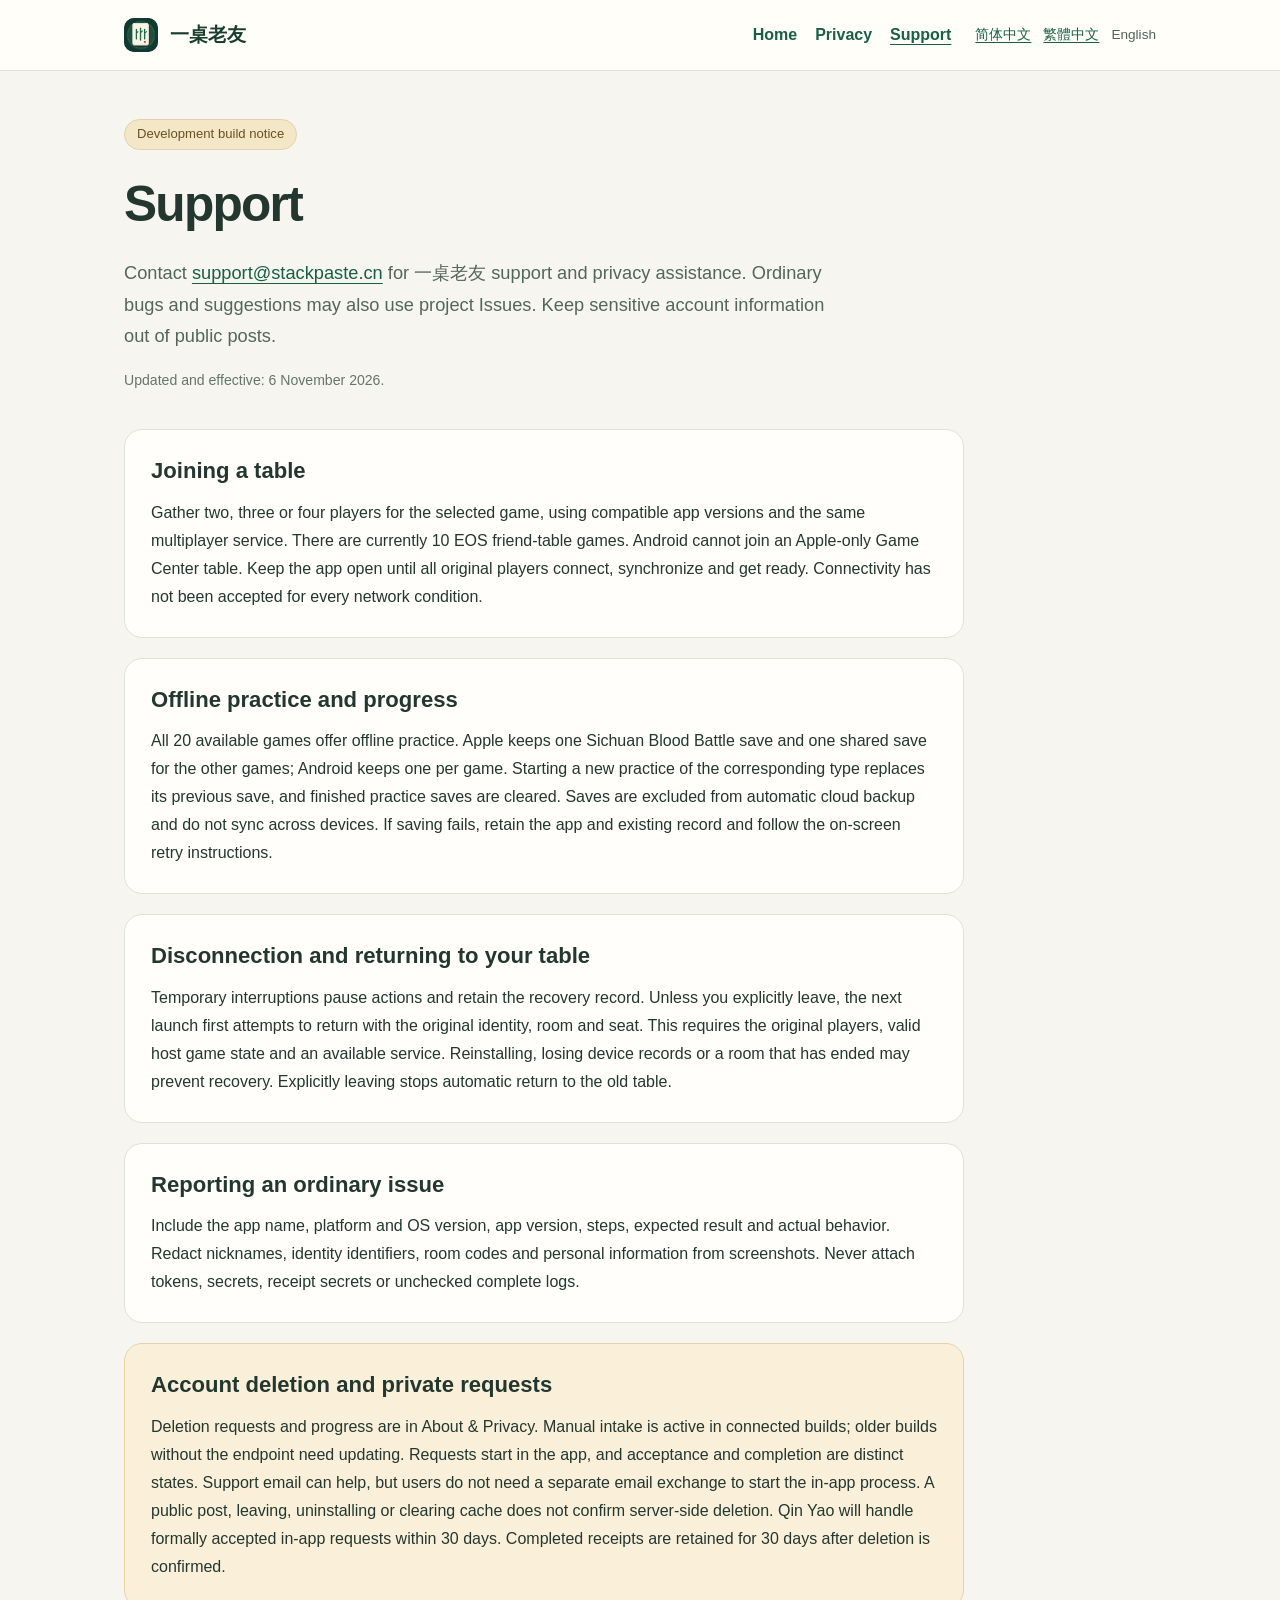
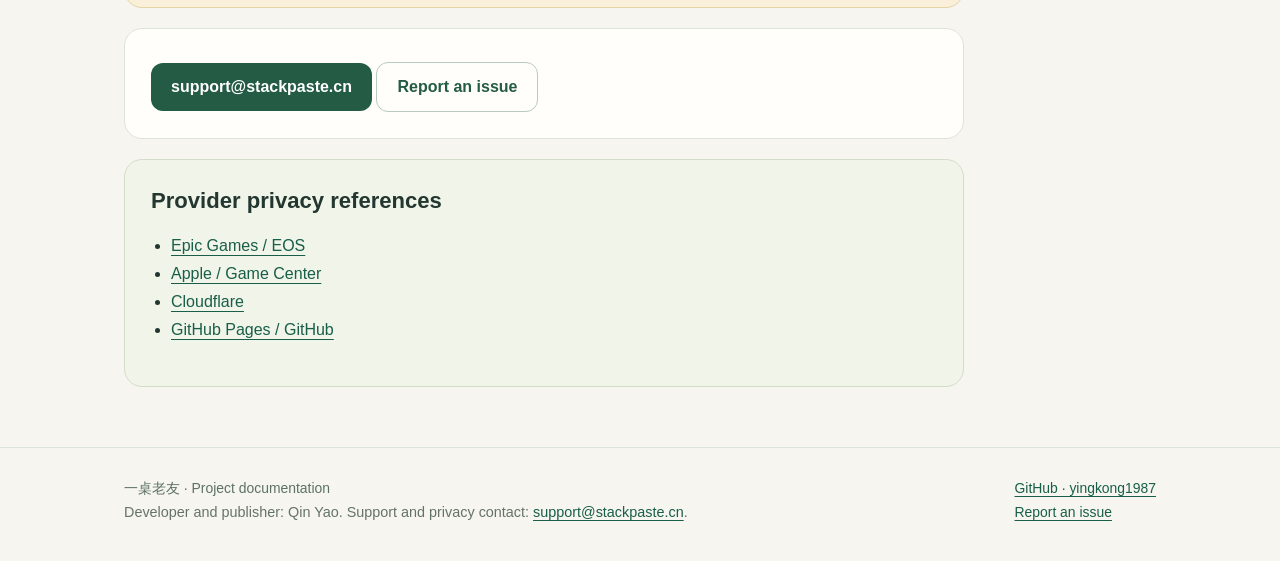
<file: docs/en/support/index.html>
<!doctype html>
<html lang="en" data-release-status="effective-development-notice">
<head><meta charset="utf-8"><meta name="viewport" content="width=device-width,initial-scale=1"><meta name="description" content="一桌老友 · Support"><meta name="theme-color" content="#235b44"><link rel="icon" href="../../assets/app-icon.png"><title>一桌老友 · Support</title><link rel="stylesheet" href="../../assets/site.css"></head>
<body><a class="skip" href="#main">Skip to content</a>
<header class="top"><div class="shell"><a class="brand" href="../index.html"><img class="mark" src="../../assets/app-icon.png" alt="" width="34" height="34"><span>一桌老友</span></a><nav aria-label="Home"><a href="../index.html">Home</a><a href="../privacy/index.html">Privacy</a><a href="index.html" aria-current="page">Support</a></nav><div class="langs"><a href="../../support/index.html" lang="zh-Hans" hreflang="zh-Hans">简体中文</a><a href="../../zh-Hant/support/index.html" lang="zh-Hant" hreflang="zh-Hant">繁體中文</a><a href="index.html" lang="en" hreflang="en" aria-current="true">English</a></div></div></header>
<main id="main" class="shell">
<section class="pagehead"><span class="badge">Development build notice</span><h1>Support</h1><p class="lead">Contact <a href="mailto:support@stackpaste.cn">support@stackpaste.cn</a> for 一桌老友 support and privacy assistance. Ordinary bugs and suggestions may also use project Issues. Keep sensitive account information out of public posts.</p><p class="meta">Updated and effective: 6 November 2026.</p></section>
<section class="article"><h2>Joining a table</h2><p>Gather two, three or four players for the selected game, using compatible app versions and the same multiplayer service. There are currently 10 EOS friend-table games. Android cannot join an Apple-only Game Center table. Keep the app open until all original players connect, synchronize and get ready. Connectivity has not been accepted for every network condition.</p></section>
<section class="article"><h2>Offline practice and progress</h2><p>All 20 available games offer offline practice. Apple keeps one Sichuan Blood Battle save and one shared save for the other games; Android keeps one per game. Starting a new practice of the corresponding type replaces its previous save, and finished practice saves are cleared. Saves are excluded from automatic cloud backup and do not sync across devices. If saving fails, retain the app and existing record and follow the on-screen retry instructions.</p></section>
<section class="article"><h2>Disconnection and returning to your table</h2><p>Temporary interruptions pause actions and retain the recovery record. Unless you explicitly leave, the next launch first attempts to return with the original identity, room and seat. This requires the original players, valid host game state and an available service. Reinstalling, losing device records or a room that has ended may prevent recovery. Explicitly leaving stops automatic return to the old table.</p></section>
<section class="article"><h2>Reporting an ordinary issue</h2><p>Include the app name, platform and OS version, app version, steps, expected result and actual behavior. Redact nicknames, identity identifiers, room codes and personal information from screenshots. Never attach tokens, secrets, receipt secrets or unchecked complete logs.</p></section>
<section class="article important"><h2>Account deletion and private requests</h2><p>Deletion requests and progress are in About & Privacy. Manual intake is active in connected builds; older builds without the endpoint need updating. Requests start in the app, and acceptance and completion are distinct states. Support email can help, but users do not need a separate email exchange to start the in-app process. A public post, leaving, uninstalling or clearing cache does not confirm server-side deletion. Qin Yao will handle formally accepted in-app requests within 30 days. Completed receipts are retained for 30 days after deletion is confirmed.</p></section>
<section class="article"><p><a class="button" href="mailto:support@stackpaste.cn">support@stackpaste.cn</a> <a class="button alt" href="https://github.com/yingkong1987/laoyou-docs/issues">Report an issue</a></p></section>
<section class="article notice"><h2>Provider privacy references</h2><ul><li><a href="https://www.epicgames.com/site/en-US/privacypolicy">Epic Games / EOS</a></li><li><a href="https://www.apple.com/legal/privacy/">Apple / Game Center</a></li><li><a href="https://www.cloudflare.com/privacypolicy/">Cloudflare</a></li><li><a href="https://docs.github.com/en/site-policy/privacy-policies/github-general-privacy-statement">GitHub Pages / GitHub</a></li></ul></section>
</main>
<footer><div class="shell"><p>一桌老友 · Project documentation<br><span class="fine">Developer and publisher: Qin Yao. Support and privacy contact: <a href="mailto:support@stackpaste.cn">support@stackpaste.cn</a>.</span></p><p><a href="https://github.com/yingkong1987">GitHub · yingkong1987</a><br><a href="https://github.com/yingkong1987/laoyou-docs/issues">Report an issue</a></p></div></footer>
</body></html>
</file>
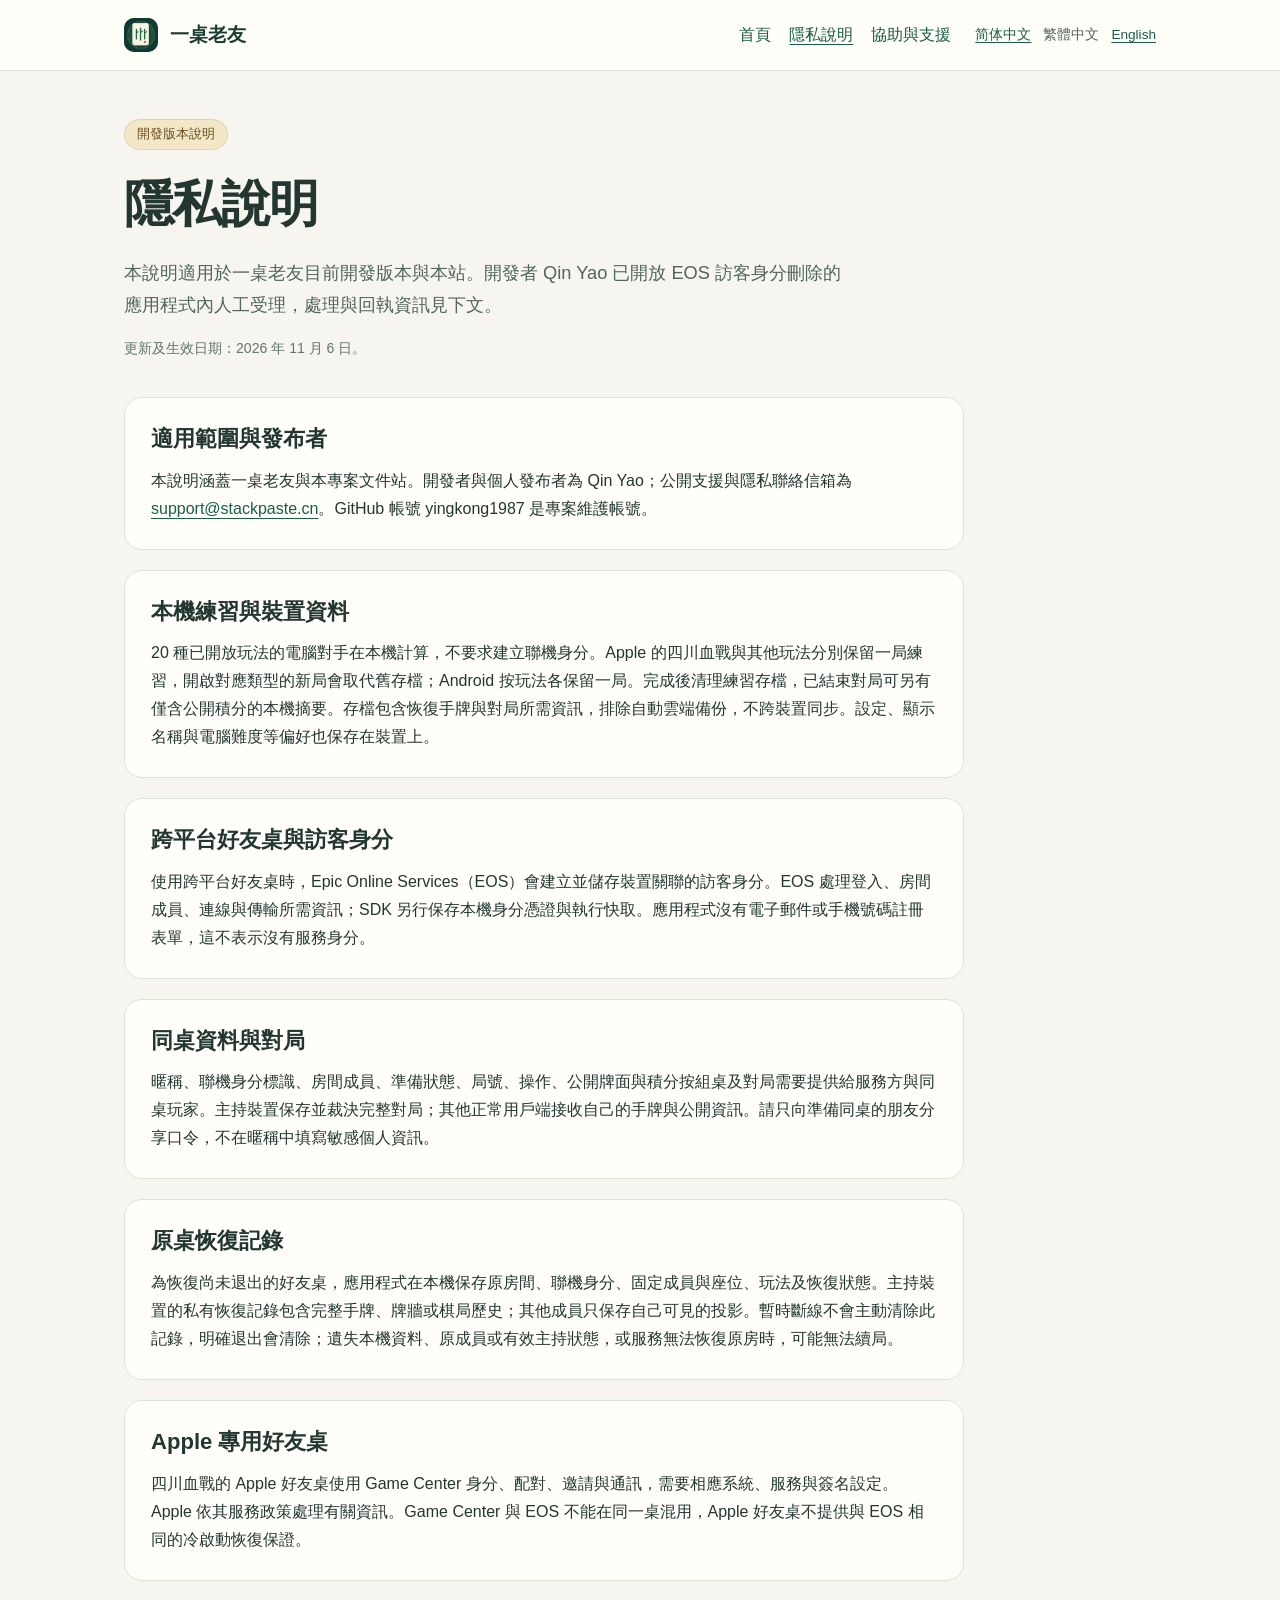
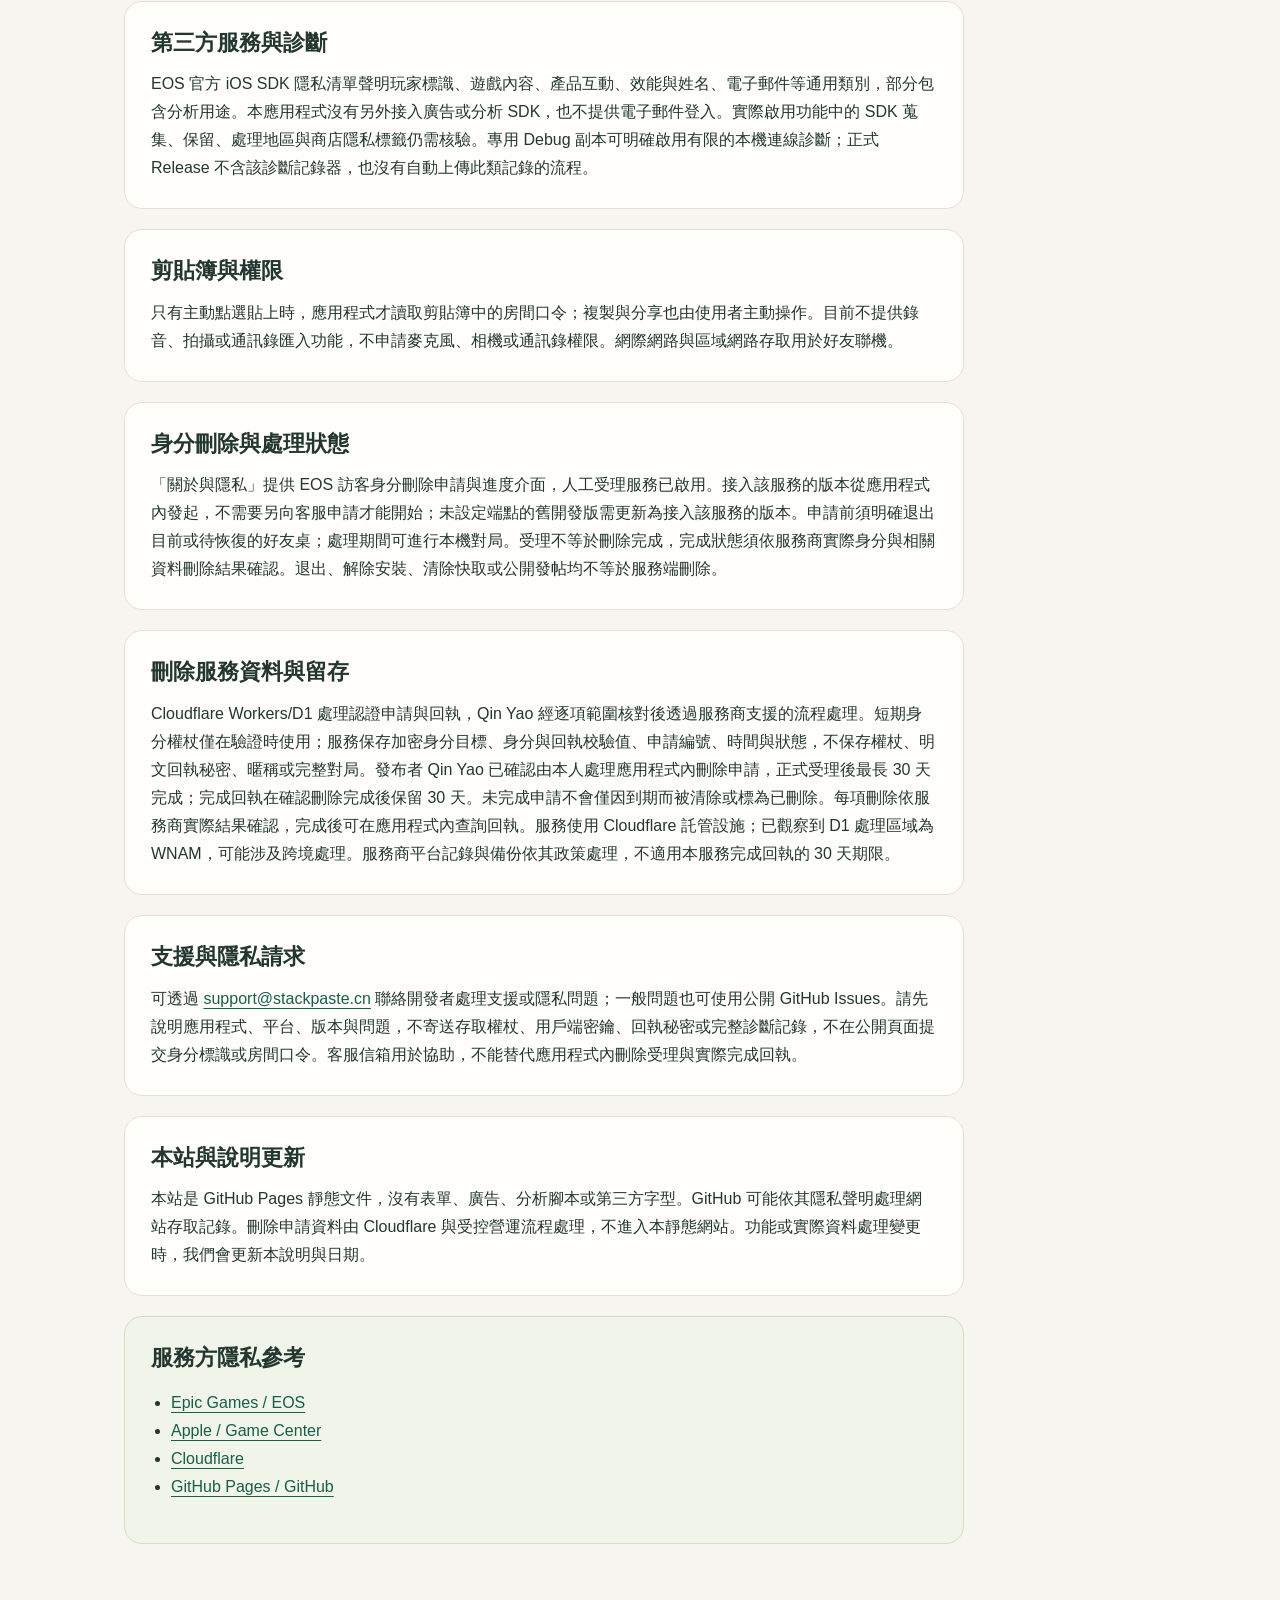
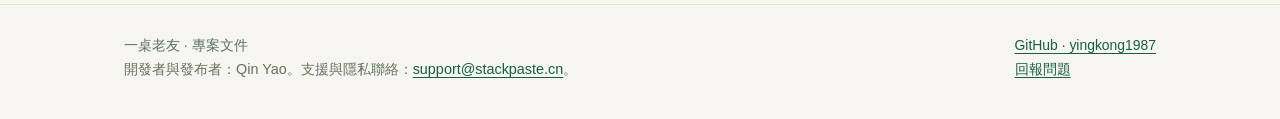
<file: docs/zh-Hant/privacy/index.html>
<!doctype html>
<html lang="zh-Hant" data-release-status="effective-development-notice">
<head><meta charset="utf-8"><meta name="viewport" content="width=device-width,initial-scale=1"><meta name="description" content="一桌老友 · 隱私說明"><meta name="theme-color" content="#235b44"><link rel="icon" href="../../assets/app-icon.png"><title>一桌老友 · 隱私說明</title><link rel="stylesheet" href="../../assets/site.css"></head>
<body><a class="skip" href="#main">跳至正文</a>
<header class="top"><div class="shell"><a class="brand" href="../index.html"><img class="mark" src="../../assets/app-icon.png" alt="" width="34" height="34"><span>一桌老友</span></a><nav aria-label="首頁"><a href="../index.html">首頁</a><a href="index.html" aria-current="page">隱私說明</a><a href="../support/index.html">協助與支援</a></nav><div class="langs"><a href="../../privacy/index.html" lang="zh-Hans" hreflang="zh-Hans">简体中文</a><a href="index.html" lang="zh-Hant" hreflang="zh-Hant" aria-current="true">繁體中文</a><a href="../../en/privacy/index.html" lang="en" hreflang="en">English</a></div></div></header>
<main id="main" class="shell">
<section class="pagehead"><span class="badge">開發版本說明</span><h1>隱私說明</h1><p class="lead">本說明適用於一桌老友目前開發版本與本站。開發者 Qin Yao 已開放 EOS 訪客身分刪除的應用程式內人工受理，處理與回執資訊見下文。</p><p class="meta">更新及生效日期：2026 年 11 月 6 日。</p></section>
<section class="article"><h2>適用範圍與發布者</h2><p>本說明涵蓋一桌老友與本專案文件站。開發者與個人發布者為 Qin Yao；公開支援與隱私聯絡信箱為 <a href="mailto:support@stackpaste.cn">support@stackpaste.cn</a>。GitHub 帳號 yingkong1987 是專案維護帳號。</p></section>
<section class="article"><h2>本機練習與裝置資料</h2><p>20 種已開放玩法的電腦對手在本機計算，不要求建立聯機身分。Apple 的四川血戰與其他玩法分別保留一局練習，開啟對應類型的新局會取代舊存檔；Android 按玩法各保留一局。完成後清理練習存檔，已結束對局可另有僅含公開積分的本機摘要。存檔包含恢復手牌與對局所需資訊，排除自動雲端備份，不跨裝置同步。設定、顯示名稱與電腦難度等偏好也保存在裝置上。</p></section>
<section class="article"><h2>跨平台好友桌與訪客身分</h2><p>使用跨平台好友桌時，Epic Online Services（EOS）會建立並儲存裝置關聯的訪客身分。EOS 處理登入、房間成員、連線與傳輸所需資訊；SDK 另行保存本機身分憑證與執行快取。應用程式沒有電子郵件或手機號碼註冊表單，這不表示沒有服務身分。</p></section>
<section class="article"><h2>同桌資料與對局</h2><p>暱稱、聯機身分標識、房間成員、準備狀態、局號、操作、公開牌面與積分按組桌及對局需要提供給服務方與同桌玩家。主持裝置保存並裁決完整對局；其他正常用戶端接收自己的手牌與公開資訊。請只向準備同桌的朋友分享口令，不在暱稱中填寫敏感個人資訊。</p></section>
<section class="article"><h2>原桌恢復記錄</h2><p>為恢復尚未退出的好友桌，應用程式在本機保存原房間、聯機身分、固定成員與座位、玩法及恢復狀態。主持裝置的私有恢復記錄包含完整手牌、牌牆或棋局歷史；其他成員只保存自己可見的投影。暫時斷線不會主動清除此記錄，明確退出會清除；遺失本機資料、原成員或有效主持狀態，或服務無法恢復原房時，可能無法續局。</p></section>
<section class="article"><h2>Apple 專用好友桌</h2><p>四川血戰的 Apple 好友桌使用 Game Center 身分、配對、邀請與通訊，需要相應系統、服務與簽名設定。Apple 依其服務政策處理有關資訊。Game Center 與 EOS 不能在同一桌混用，Apple 好友桌不提供與 EOS 相同的冷啟動恢復保證。</p></section>
<section class="article"><h2>第三方服務與診斷</h2><p>EOS 官方 iOS SDK 隱私清單聲明玩家標識、遊戲內容、產品互動、效能與姓名、電子郵件等通用類別，部分包含分析用途。本應用程式沒有另外接入廣告或分析 SDK，也不提供電子郵件登入。實際啟用功能中的 SDK 蒐集、保留、處理地區與商店隱私標籤仍需核驗。專用 Debug 副本可明確啟用有限的本機連線診斷；正式 Release 不含該診斷記錄器，也沒有自動上傳此類記錄的流程。</p></section>
<section class="article"><h2>剪貼簿與權限</h2><p>只有主動點選貼上時，應用程式才讀取剪貼簿中的房間口令；複製與分享也由使用者主動操作。目前不提供錄音、拍攝或通訊錄匯入功能，不申請麥克風、相機或通訊錄權限。網際網路與區域網路存取用於好友聯機。</p></section>
<section class="article"><h2>身分刪除與處理狀態</h2><p>「關於與隱私」提供 EOS 訪客身分刪除申請與進度介面，人工受理服務已啟用。接入該服務的版本從應用程式內發起，不需要另向客服申請才能開始；未設定端點的舊開發版需更新為接入該服務的版本。申請前須明確退出目前或待恢復的好友桌；處理期間可進行本機對局。受理不等於刪除完成，完成狀態須依服務商實際身分與相關資料刪除結果確認。退出、解除安裝、清除快取或公開發帖均不等於服務端刪除。</p></section>
<section class="article"><h2>刪除服務資料與留存</h2><p>Cloudflare Workers/D1 處理認證申請與回執，Qin Yao 經逐項範圍核對後透過服務商支援的流程處理。短期身分權杖僅在驗證時使用；服務保存加密身分目標、身分與回執校驗值、申請編號、時間與狀態，不保存權杖、明文回執秘密、暱稱或完整對局。發布者 Qin Yao 已確認由本人處理應用程式內刪除申請，正式受理後最長 30 天完成；完成回執在確認刪除完成後保留 30 天。未完成申請不會僅因到期而被清除或標為已刪除。每項刪除依服務商實際結果確認，完成後可在應用程式內查詢回執。服務使用 Cloudflare 託管設施；已觀察到 D1 處理區域為 WNAM，可能涉及跨境處理。服務商平台記錄與備份依其政策處理，不適用本服務完成回執的 30 天期限。</p></section>
<section class="article"><h2>支援與隱私請求</h2><p>可透過 <a href="mailto:support@stackpaste.cn">support@stackpaste.cn</a> 聯絡開發者處理支援或隱私問題；一般問題也可使用公開 GitHub Issues。請先說明應用程式、平台、版本與問題，不寄送存取權杖、用戶端密鑰、回執秘密或完整診斷記錄，不在公開頁面提交身分標識或房間口令。客服信箱用於協助，不能替代應用程式內刪除受理與實際完成回執。</p></section>
<section class="article"><h2>本站與說明更新</h2><p>本站是 GitHub Pages 靜態文件，沒有表單、廣告、分析腳本或第三方字型。GitHub 可能依其隱私聲明處理網站存取記錄。刪除申請資料由 Cloudflare 與受控營運流程處理，不進入本靜態網站。功能或實際資料處理變更時，我們會更新本說明與日期。</p></section>
<section class="article notice"><h2>服務方隱私參考</h2><ul><li><a href="https://www.epicgames.com/site/en-US/privacypolicy">Epic Games / EOS</a></li><li><a href="https://www.apple.com/legal/privacy/">Apple / Game Center</a></li><li><a href="https://www.cloudflare.com/privacypolicy/">Cloudflare</a></li><li><a href="https://docs.github.com/en/site-policy/privacy-policies/github-general-privacy-statement">GitHub Pages / GitHub</a></li></ul></section>
</main>
<footer><div class="shell"><p>一桌老友 · 專案文件<br><span class="fine">開發者與發布者：Qin Yao。支援與隱私聯絡：<a href="mailto:support@stackpaste.cn">support@stackpaste.cn</a>。</span></p><p><a href="https://github.com/yingkong1987">GitHub · yingkong1987</a><br><a href="https://github.com/yingkong1987/laoyou-docs/issues">回報問題</a></p></div></footer>
</body></html>
</file>
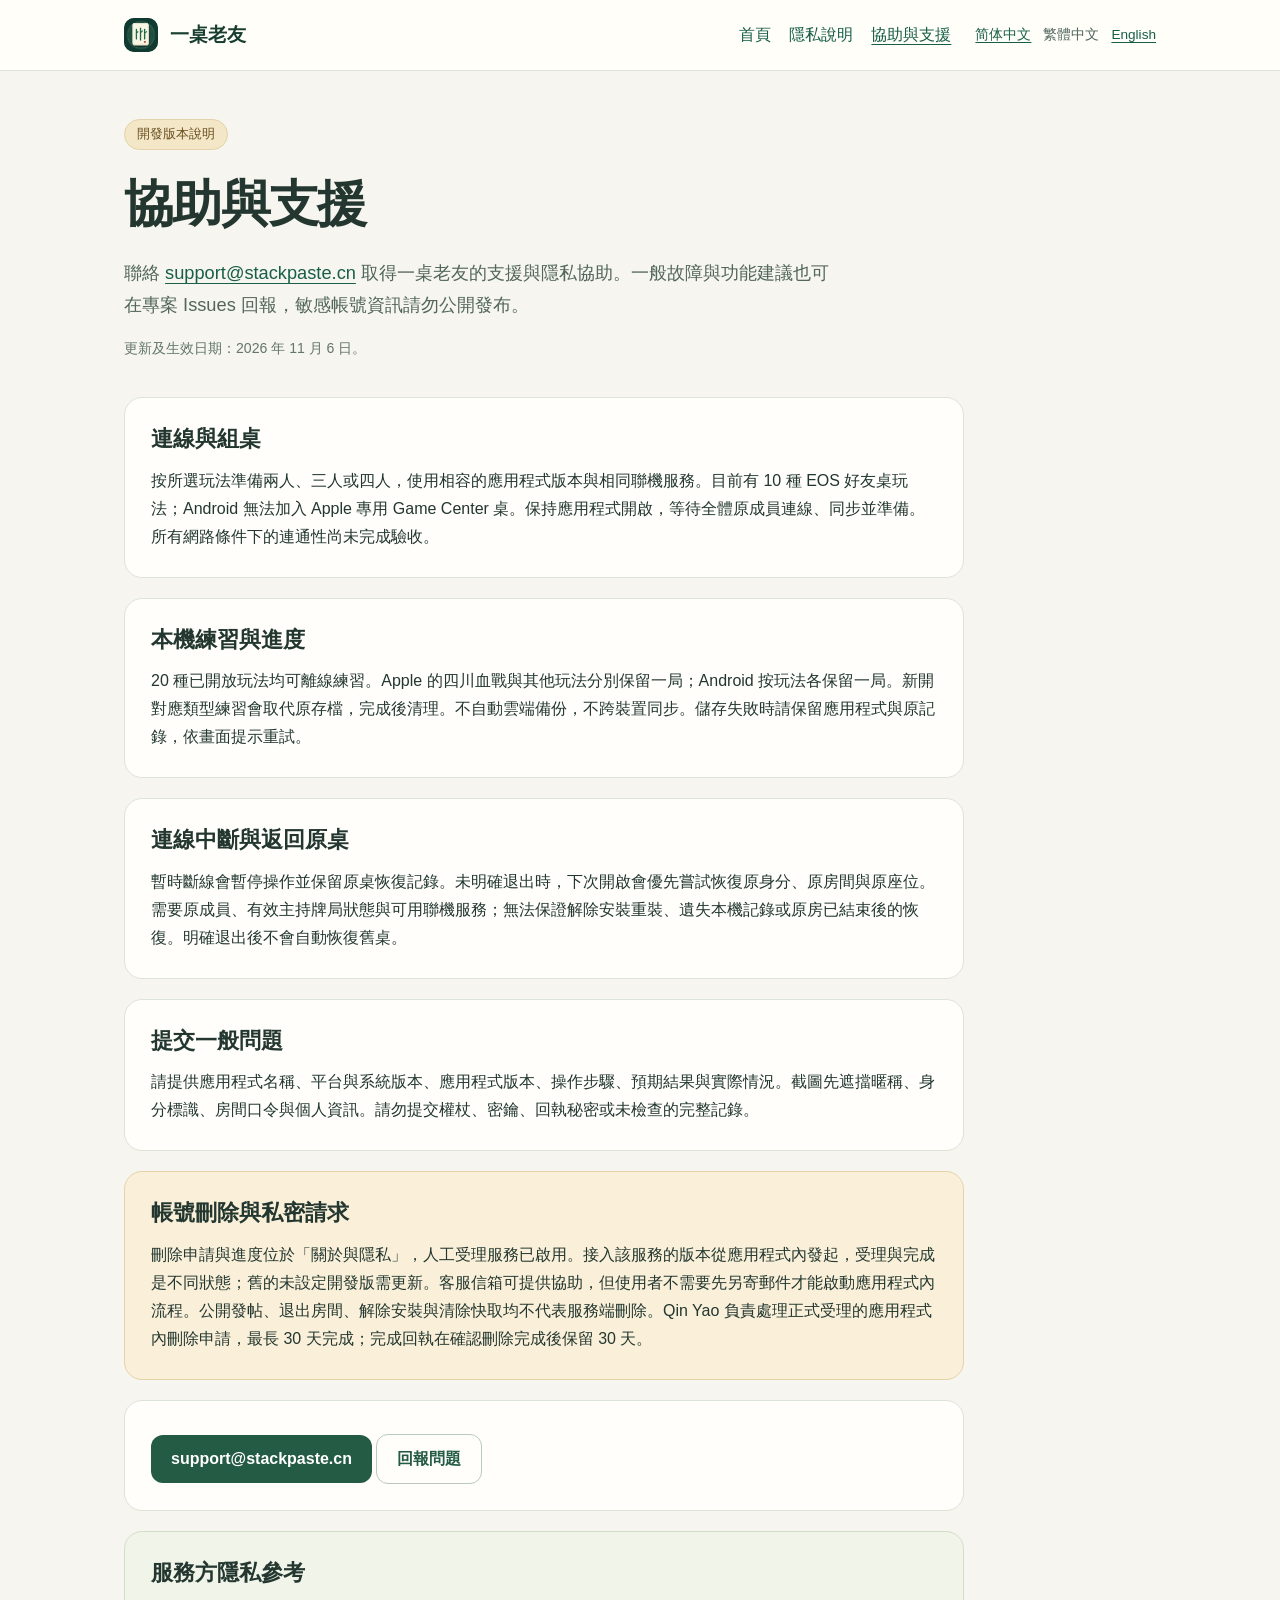
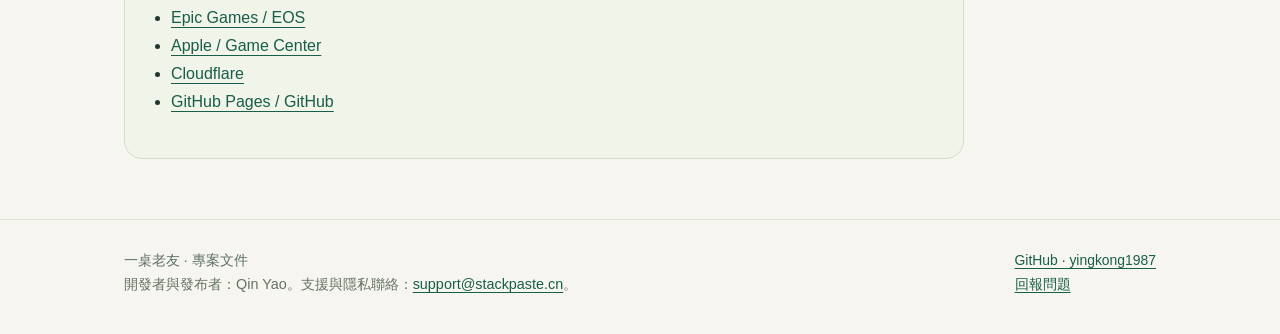
<file: docs/zh-Hant/support/index.html>
<!doctype html>
<html lang="zh-Hant" data-release-status="effective-development-notice">
<head><meta charset="utf-8"><meta name="viewport" content="width=device-width,initial-scale=1"><meta name="description" content="一桌老友 · 協助與支援"><meta name="theme-color" content="#235b44"><link rel="icon" href="../../assets/app-icon.png"><title>一桌老友 · 協助與支援</title><link rel="stylesheet" href="../../assets/site.css"></head>
<body><a class="skip" href="#main">跳至正文</a>
<header class="top"><div class="shell"><a class="brand" href="../index.html"><img class="mark" src="../../assets/app-icon.png" alt="" width="34" height="34"><span>一桌老友</span></a><nav aria-label="首頁"><a href="../index.html">首頁</a><a href="../privacy/index.html">隱私說明</a><a href="index.html" aria-current="page">協助與支援</a></nav><div class="langs"><a href="../../support/index.html" lang="zh-Hans" hreflang="zh-Hans">简体中文</a><a href="index.html" lang="zh-Hant" hreflang="zh-Hant" aria-current="true">繁體中文</a><a href="../../en/support/index.html" lang="en" hreflang="en">English</a></div></div></header>
<main id="main" class="shell">
<section class="pagehead"><span class="badge">開發版本說明</span><h1>協助與支援</h1><p class="lead">聯絡 <a href="mailto:support@stackpaste.cn">support@stackpaste.cn</a> 取得一桌老友的支援與隱私協助。一般故障與功能建議也可在專案 Issues 回報，敏感帳號資訊請勿公開發布。</p><p class="meta">更新及生效日期：2026 年 11 月 6 日。</p></section>
<section class="article"><h2>連線與組桌</h2><p>按所選玩法準備兩人、三人或四人，使用相容的應用程式版本與相同聯機服務。目前有 10 種 EOS 好友桌玩法；Android 無法加入 Apple 專用 Game Center 桌。保持應用程式開啟，等待全體原成員連線、同步並準備。所有網路條件下的連通性尚未完成驗收。</p></section>
<section class="article"><h2>本機練習與進度</h2><p>20 種已開放玩法均可離線練習。Apple 的四川血戰與其他玩法分別保留一局；Android 按玩法各保留一局。新開對應類型練習會取代原存檔，完成後清理。不自動雲端備份，不跨裝置同步。儲存失敗時請保留應用程式與原記錄，依畫面提示重試。</p></section>
<section class="article"><h2>連線中斷與返回原桌</h2><p>暫時斷線會暫停操作並保留原桌恢復記錄。未明確退出時，下次開啟會優先嘗試恢復原身分、原房間與原座位。需要原成員、有效主持牌局狀態與可用聯機服務；無法保證解除安裝重裝、遺失本機記錄或原房已結束後的恢復。明確退出後不會自動恢復舊桌。</p></section>
<section class="article"><h2>提交一般問題</h2><p>請提供應用程式名稱、平台與系統版本、應用程式版本、操作步驟、預期結果與實際情況。截圖先遮擋暱稱、身分標識、房間口令與個人資訊。請勿提交權杖、密鑰、回執秘密或未檢查的完整記錄。</p></section>
<section class="article important"><h2>帳號刪除與私密請求</h2><p>刪除申請與進度位於「關於與隱私」，人工受理服務已啟用。接入該服務的版本從應用程式內發起，受理與完成是不同狀態；舊的未設定開發版需更新。客服信箱可提供協助，但使用者不需要先另寄郵件才能啟動應用程式內流程。公開發帖、退出房間、解除安裝與清除快取均不代表服務端刪除。Qin Yao 負責處理正式受理的應用程式內刪除申請，最長 30 天完成；完成回執在確認刪除完成後保留 30 天。</p></section>
<section class="article"><p><a class="button" href="mailto:support@stackpaste.cn">support@stackpaste.cn</a> <a class="button alt" href="https://github.com/yingkong1987/laoyou-docs/issues">回報問題</a></p></section>
<section class="article notice"><h2>服務方隱私參考</h2><ul><li><a href="https://www.epicgames.com/site/en-US/privacypolicy">Epic Games / EOS</a></li><li><a href="https://www.apple.com/legal/privacy/">Apple / Game Center</a></li><li><a href="https://www.cloudflare.com/privacypolicy/">Cloudflare</a></li><li><a href="https://docs.github.com/en/site-policy/privacy-policies/github-general-privacy-statement">GitHub Pages / GitHub</a></li></ul></section>
</main>
<footer><div class="shell"><p>一桌老友 · 專案文件<br><span class="fine">開發者與發布者：Qin Yao。支援與隱私聯絡：<a href="mailto:support@stackpaste.cn">support@stackpaste.cn</a>。</span></p><p><a href="https://github.com/yingkong1987">GitHub · yingkong1987</a><br><a href="https://github.com/yingkong1987/laoyou-docs/issues">回報問題</a></p></div></footer>
</body></html>
</file>
<file: docs/assets/site.css>
*{box-sizing:border-box}html{scroll-behavior:smooth}body{margin:0;background:#f6f5ef;color:#233730;font-family:-apple-system,BlinkMacSystemFont,"Segoe UI","PingFang SC","Microsoft JhengHei",sans-serif;line-height:1.75}a{color:#185e48;text-underline-offset:.22em}a:hover{text-decoration-thickness:2px}a:focus-visible,button:focus-visible{outline:3px solid #b98026;outline-offset:4px}.skip{position:absolute;left:-9999px}.skip:focus{left:1rem;top:1rem;z-index:9;background:white;padding:.6rem}.shell{max-width:1080px;margin:auto;padding:0 24px}.top{border-bottom:1px solid #dfe4da;background:#fffef9}.top .shell{display:flex;align-items:center;gap:24px;flex-wrap:wrap;padding-top:18px;padding-bottom:18px}.brand{display:flex;align-items:center;gap:12px;text-decoration:none;color:#183e30;font-size:1.2rem;font-weight:700}.mark{width:34px;height:34px;border-radius:10px;background:#255641;box-shadow:inset 0 0 0 8px #255641,inset 0 0 0 10px #efe9d7}nav{display:flex;gap:18px;flex-wrap:wrap;margin-left:auto}nav a{text-decoration:none;font-weight:550}nav a[aria-current=page]{text-decoration:underline}.langs{display:flex;gap:12px;font-size:.85rem;flex-wrap:wrap}.langs a[aria-current=true]{color:#50655c;text-decoration:none}.hero{padding:70px 0 58px;max-width:780px}.eyebrow{font-size:.82rem;letter-spacing:.1em;font-weight:650;color:#5d715f}.badge{display:inline-block;color:#6a4f1f;background:#f3e7c8;border:1px solid #e1d2a9;border-radius:99px;padding:3px 12px;font-size:.82rem;margin:0 0 20px}h1{font-size:clamp(2rem,5.5vw,4.1rem);line-height:1.15;letter-spacing:-.035em;margin:.35rem 0 1.5rem}h2{font-size:1.38rem;line-height:1.35;margin:0 0 .8rem}h3{font-size:1.05rem;margin:0 0 .5rem}p{margin:.45rem 0 1rem}.lead{font-size:1.14rem;color:#52665b;max-width:720px}.actions{display:flex;gap:12px;flex-wrap:wrap;margin:28px 0}.button{display:inline-flex;align-items:center;min-height:46px;padding:10px 20px;border-radius:12px;text-decoration:none;background:#235b44;color:white;font-weight:600}.button.alt{background:transparent;border:1px solid #b9cabe;color:#235b44}.grid{display:grid;grid-template-columns:repeat(3,minmax(0,1fr));gap:18px;margin:18px 0 44px}.card,.article{border:1px solid #dce4d8;border-radius:18px;background:#fffefb;padding:26px}.card p:last-child,.article p:last-child{margin-bottom:0}.article{max-width:840px;margin:0 0 20px}.article ul{padding-left:1.25rem}.notice{background:#f0f4e9;border-color:#d3dec8}.important{background:#faf0d9;border-color:#e5d3a8}.meta{font-size:.88rem;color:#637669}.section-title{margin:38px 0 16px}.pagehead{padding:48px 0 20px;max-width:840px}.pagehead h1{font-size:clamp(2rem,4vw,3.1rem)}footer{margin-top:60px;border-top:1px solid #dce4d8;padding:28px 0 36px;font-size:.87rem;color:#5c7165}footer .shell{display:flex;justify-content:space-between;gap:18px;flex-wrap:wrap}footer p{margin:0}main{padding-bottom:10px}.fine{font-size:.9rem;color:#657367}.two{grid-template-columns:repeat(2,minmax(0,1fr))}@media(max-width:760px){.shell{padding-left:20px;padding-right:20px}.top .shell{gap:14px}nav{margin-left:0;gap:20px}.langs{width:100%}.hero{padding-top:44px}.grid,.two{grid-template-columns:1fr;gap:14px}.card,.article{padding:22px}.grid{margin-bottom:28px}footer{margin-top:38px}}@media(prefers-reduced-motion:reduce){html{scroll-behavior:auto}}
</file>
